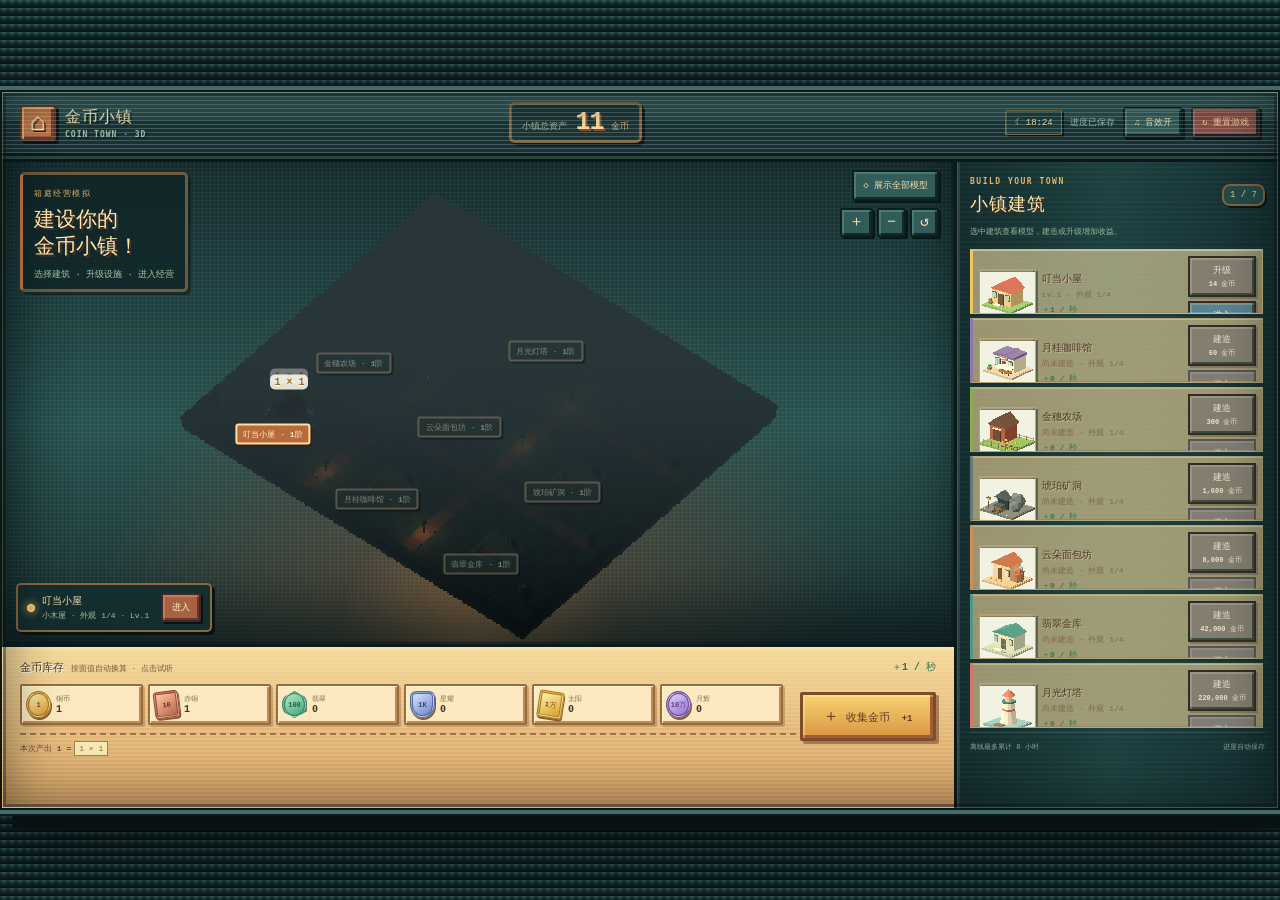
<file: index.html>
<!doctype html>
<html lang="zh-CN">
<head><meta charset="utf-8"><meta name="viewport" content="width=device-width,initial-scale=1,viewport-fit=cover"><meta name="theme-color" content="#101d20"><title>金币小镇 · 像素经营</title><link rel="stylesheet" href="style.css?v=10"><link rel="stylesheet" href="stages.css?v=10"><link rel="stylesheet" href="kairo.css?v=10"><link rel="stylesheet" href="ui-overhaul.css?v=7"></head>
<body><main class="game-shell">
<header class="topbar"><div class="brand"><span class="brand-mark">⌂</span><div>金币小镇<small>COIN TOWN · 3D</small></div></div><div class="top-stat"><span>小镇总资产</span><strong id="balance">0</strong><em>金币</em></div><div class="top-tools"><span id="dayClock" class="day-clock" aria-label="小镇时间">☀ 06:00</span><span id="saveStatus">本地存档</span><button id="soundToggle" aria-pressed="true">♫ 音效开</button><button id="reset" class="reset-option">↻ 重置游戏</button></div></header>
<div class="play-area"><section class="world-column"><div class="world" id="world"><canvas id="town" aria-label="三维小镇，拖动旋转，滚轮缩放"></canvas>
<div class="world-heading"><span class="eyebrow">箱庭经营模拟</span><h1>建设你的<br>金币小镇！</h1><p>选择建筑 · 升级设施 · 进入经营</p></div>
<div class="world-controls"><button id="gallery" aria-pressed="false">◇ 展示全部模型</button><label id="stagePicker" class="stage-picker" hidden>外观阶段 <select id="previewStage" aria-label="预览建筑外观阶段"><option value="1">阶段1 · Lv.1–2</option><option value="3">阶段2 · Lv.3–5</option><option value="6">阶段3 · Lv.6–7</option><option value="8">阶段4 · Lv.8+</option></select></label><div class="camera-buttons"><button id="zoomIn" aria-label="放大">＋</button><button id="zoomOut" aria-label="缩小">−</button><button id="resetView" aria-label="重置视角">↺</button></div></div>
<div id="labels" class="labels"></div><div id="viewerError" class="viewer-error" hidden>三维场景暂时无法启动。请用支持 WebGL 的浏览器打开，金币与升级操作仍然可用。</div>
<div id="selection" class="selection"><span class="selection-dot"></span><div><strong id="selectedName">叮当小屋</strong><small id="selectedInfo">点击建筑查看详情</small></div><button id="enterSelected" class="enter-selected">进入</button></div><div class="mode-badge" id="modeBadge" hidden>模型展示中 · 展示建筑不产生收益</div></div>
<section class="wallet"><div class="wallet-heading"><div><strong>金币库存</strong><small>按面值自动换算 · 点击试听</small></div><span class="income" id="rate">＋1 / 秒</span></div><div class="coins" id="coins"></div><button class="collect" id="collect"><span>＋</span> 收集金币 <b>+1</b></button><div id="productionInfo" class="production-info" aria-label="本次产出金币组合">等待建筑产出金币…</div></section></section>
<aside class="build-panel"><div class="panel-heading"><div><span class="eyebrow">BUILD YOUR TOWN</span><h2>小镇建筑</h2></div><span id="builtCount">1 / 7</span></div><p class="panel-hint">选中建筑查看模型，建造或升级增加收益。</p><div class="building-list" id="buildings"></div><footer><span>离线最多累计 8 小时</span><span>进度自动保存</span></footer></aside></div>
</main><div class="toast" id="toast" role="status" aria-live="polite"></div>
<section id="interiorBackdrop" class="interior-backdrop" hidden aria-hidden="true"><article id="buildingInterior" class="building-interior" role="dialog" aria-modal="true" aria-labelledby="interiorTitle"><header class="interior-bar"><div><small id="interiorLevel">LEVEL 01</small><h2 id="interiorTitle">叮当小屋</h2></div><button id="closeInterior" class="interior-close" aria-label="离开建筑">返回小镇 ×</button></header><div class="interior-room"><div id="roomVisual" class="room-visual"><canvas id="interiorCanvas" aria-label="建筑内部三维场景，可拖动旋转并滚轮缩放"></canvas><div class="interior-viewport-hint">拖动旋转 · 滚轮缩放</div><div id="roomIcon" class="room-icon">⌂</div></div><div class="room-content"><span id="roomFeature" class="room-feature">居民与租金</span><h3 id="roomName">温暖客厅</h3><p id="roomDescription" class="room-description"></p><div id="roomStatus" class="room-status">设施待命 · 点击按钮经营</div><div id="roomMetrics" class="room-metrics"></div><div id="roomActions" class="room-actions"></div><p class="interface-note">每座建筑都有独立状态，拖动室内场景查看设施；经营结果会保存到本地存档。</p></div></div></article></section>
<dialog id="resetDialog" class="reset-dialog" aria-labelledby="resetTitle" aria-describedby="resetDescription"><h2 id="resetTitle">重新开始小镇？</h2><p id="resetDescription">金币将归零，所有建筑等级将重置，仅保留初始的 1 级叮当小屋。当前游戏进度会被覆盖，无法撤销。</p><div class="reset-actions"><button id="cancelReset" autofocus>取消，继续经营</button><button id="confirmReset">确认重置</button></div></dialog>
<script src="vendor/three.min.js"></script><script src="models.js?v=10"></script><script src="interior-models.js?v=2"></script><script src="economy.js?v=10"></script><script src="building-runtime.js?v=10"></script><script src="audio.js?v=10"></script><script src="game.js?v=16"></script></body></html>
</file>
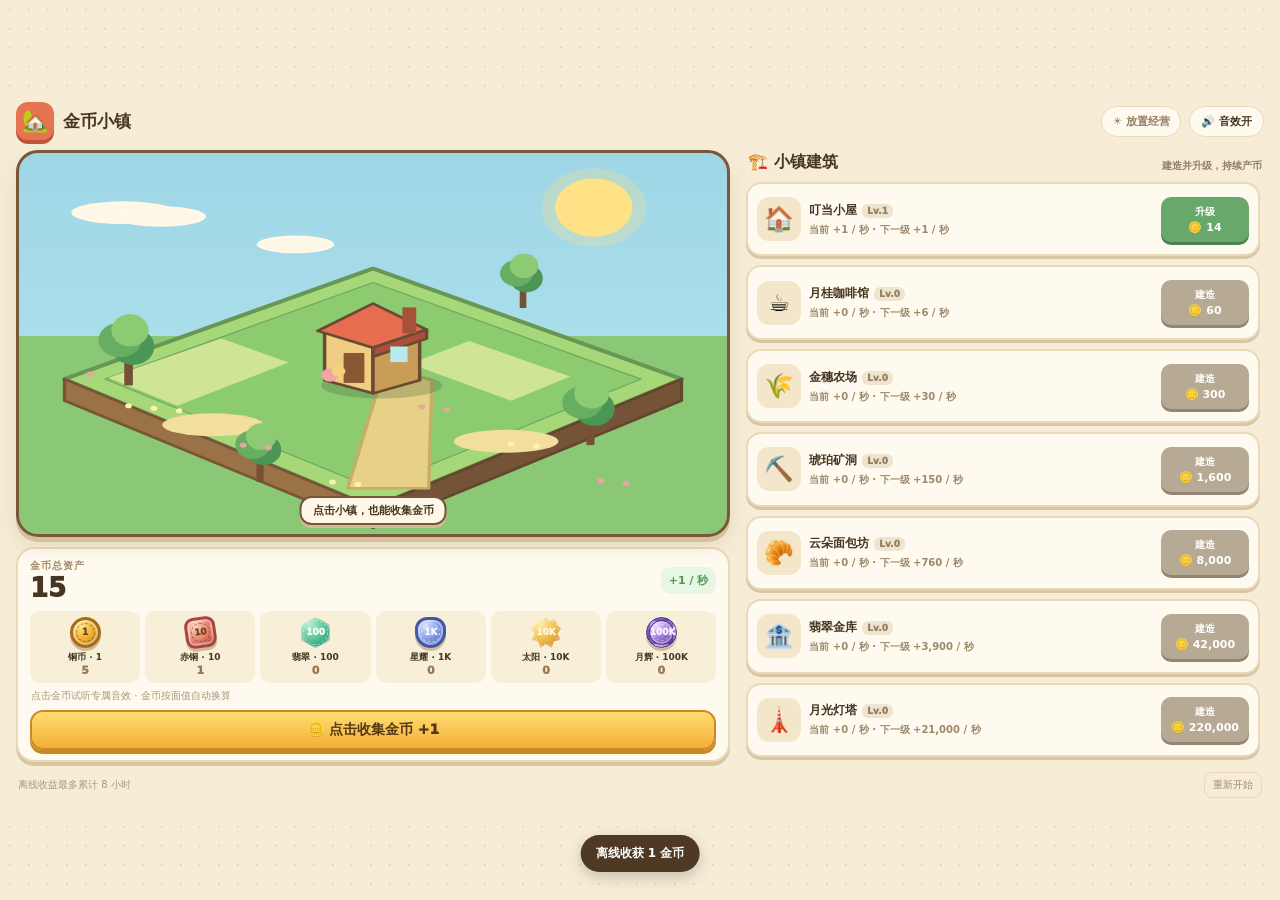
<file: backups/index-2d.html>
<!doctype html>
<html lang="zh-CN">
<head>
  <meta charset="utf-8">
  <meta name="viewport" content="width=device-width,initial-scale=1,viewport-fit=cover">
  <meta name="theme-color" content="#f7edd7">
  <title>金币小镇</title>
  <style>
    :root{--ink:#463521;--muted:#927e62;--paper:#fffaf0;--line:#ead9b8;--green:#5fa769;--gold:#f3b739}
    *{box-sizing:border-box}body{margin:0;background:#f7edd7;color:var(--ink);font-family:system-ui,"Microsoft YaHei",sans-serif;background-image:radial-gradient(#e4d4b3 1px,transparent 1px);background-size:19px 19px}button{font:inherit;cursor:pointer}button:focus-visible{outline:3px solid #326fb7;outline-offset:2px}
    .app{width:min(100%,480px);min-height:100vh;margin:auto;padding:14px 14px 42px}.top{display:flex;justify-content:space-between;align-items:center;margin-bottom:13px}.brand{display:flex;align-items:center;gap:9px;font-size:17px;font-weight:900}.brand-logo{width:38px;height:38px;display:grid;place-items:center;border-radius:12px;background:#e77451;color:white;box-shadow:0 4px #be5539;font-size:21px}.tag{padding:7px 10px;border:1px solid var(--line);border-radius:30px;background:var(--paper);font-size:11px;color:var(--muted);font-weight:800}
    .scene-wrap{position:relative;overflow:hidden;height:305px;border:3px solid #795839;border-radius:22px;background:linear-gradient(#9fd6e6,#a9deea 48%,#8bc875 48%);box-shadow:0 5px #d6c09d,0 10px 20px #6a4b211f}canvas{display:block;width:100%;height:100%;touch-action:manipulation}.scene-tip{position:absolute;left:50%;bottom:9px;transform:translateX(-50%);white-space:nowrap;padding:5px 11px;border:2px solid #77563a;border-radius:12px;background:#fff7e7;box-shadow:0 3px #d3bd96;font-size:11px;font-weight:900;pointer-events:none}.pop{position:absolute;z-index:5;color:#fff;text-shadow:0 2px 1px #98551c,1px 0 #98551c,-1px 0 #98551c;font-size:20px;font-weight:900;pointer-events:none;animation:rise .8s ease-out forwards}@keyframes rise{to{transform:translateY(-72px);opacity:0}}
    .wallet{margin-top:13px;padding:14px;border:2px solid var(--line);border-radius:18px;background:var(--paper);box-shadow:0 4px #d8c6a2}.wallet-top{display:flex;align-items:center;justify-content:space-between}.eyebrow{font-size:10px;letter-spacing:1px;font-weight:900;color:#a18a66}.balance{font-size:29px;font-weight:950;line-height:1.16;font-variant-numeric:tabular-nums}.rate{padding:6px 8px;background:#e8f6e5;border-radius:9px;color:#509657;font-size:11px;font-weight:900}.coins{display:grid;grid-template-columns:repeat(3,1fr);gap:7px;margin-top:13px}.denom{min-width:0;display:flex;align-items:center;gap:6px;padding:6px;background:#f8efd9;border-radius:10px}.medal{--bright:#ffe78d;--base:#ecae31;--dark:#a96d1a;position:relative;display:grid;place-items:center;flex:none;width:31px;height:31px;border:3px solid var(--dark);border-radius:50%;background:radial-gradient(circle at 30% 23%,var(--bright),var(--base) 53%,var(--dark));box-shadow:inset 0 0 0 2px #fff6,0 3px 0 #7c562b55;color:#6c451a;font-size:9px;font-weight:950;line-height:1}.medal:after{content:"";position:absolute;inset:3px;border:1px dashed currentColor;border-radius:inherit;opacity:.55}.m10{--bright:#ffd3bf;--base:#ea8070;--dark:#a8463d;border-radius:9px;transform:rotate(-8deg)}.m100{--bright:#b7f1ce;--base:#51bf92;--dark:#258265;clip-path:polygon(50% 0,96% 25%,96% 75%,50% 100%,4% 75%,4% 25%);border:0;color:#f5fff7}.m1000{--bright:#d7e2ff;--base:#8297e5;--dark:#4358a5;border-radius:12px 12px 50% 50%;color:#f5f7ff}.m10000{--bright:#fff0aa;--base:#efb544;--dark:#ad731d;clip-path:polygon(50% 0,62% 13%,81% 5%,84% 25%,100% 37%,87% 53%,97% 73%,76% 78%,68% 100%,50% 87%,32% 100%,24% 78%,3% 73%,13% 53%,0 37%,16% 25%,19% 5%,38% 13%);border:0;color:#fff6dd}.m100000{--bright:#ead8ff;--base:#9970d8;--dark:#493183;border:4px double var(--dark);color:#fff4ff}.denom-info{min-width:0}.denom-name{font-size:9px;font-weight:900;white-space:nowrap}.denom-count{font-size:12px;font-weight:950;color:#9a7750}.hint{margin:9px 1px 0;color:#aa9779;font-size:10px}.collect{width:100%;margin-top:12px;padding:12px;border:2px solid #c98a26;border-radius:13px;background:linear-gradient(#ffdc72,#f3af37);box-shadow:0 4px #c78a23;font-size:14px;font-weight:950;color:#543815}.collect:active,.buy:active{transform:translateY(2px);box-shadow:none}
    .heading{display:flex;align-items:end;justify-content:space-between;margin:21px 2px 10px}.heading strong{font-size:16px}.heading small{font-size:10px;color:var(--muted);font-weight:800}.list{display:grid;gap:9px}.card{display:flex;align-items:center;gap:9px;min-height:70px;padding:9px;border:2px solid var(--line);border-radius:15px;background:var(--paper);box-shadow:0 3px #d8c6a2}.icon{display:grid;place-items:center;flex:none;width:44px;height:44px;border-radius:12px;background:#f3e6ca;font-size:24px}.details{min-width:0;flex:1}.name{font-size:12px;font-weight:950;white-space:nowrap}.level{margin-left:5px;padding:2px 5px;border-radius:6px;background:#eee5d0;color:#977e5e;font-size:9px}.output{margin-top:4px;color:#9d896b;font-size:10px;font-weight:700;white-space:nowrap;overflow:hidden;text-overflow:ellipsis}.buy{flex:none;min-width:88px;padding:8px 6px;border:0;border-radius:10px;background:#68a96b;box-shadow:0 3px #4d8150;color:white;font-size:10px;font-weight:900}.buy span{display:block;margin-top:2px;font-size:11px}.buy.cant{background:#b6aa94;box-shadow:0 3px #928673}.footer{display:flex;justify-content:space-between;align-items:center;margin:17px 2px;color:#aa987c;font-size:10px}.reset{padding:5px 8px;border:1px solid var(--line);border-radius:8px;background:transparent;color:#a18c6c;font-size:10px}.toast{position:fixed;z-index:20;left:50%;bottom:22px;transform:translate(-50%,12px);max-width:min(90vw,420px);padding:10px 15px;border-radius:22px;background:#4e3924;color:white;box-shadow:0 5px 15px #0003;font-size:12px;font-weight:800;white-space:nowrap;opacity:0;pointer-events:none;transition:.2s}.toast.show{transform:translate(-50%,0);opacity:1}
    /* The whole game board uses a 16:9 frame in landscape. */
    body{min-height:100dvh;display:grid;place-items:center}
    .app{width:min(100vw,177.7778dvh,1440px);min-height:0;aspect-ratio:16/9;padding:12px 16px;display:grid;grid-template-columns:minmax(0,1.38fr) minmax(310px,1fr);grid-template-rows:auto minmax(0,1fr) auto;column-gap:16px;row-gap:10px;overflow:hidden;background:#f7edd7}
    .top{grid-column:1/-1;margin:0}.top-actions{display:flex;align-items:center;gap:8px}.sound-toggle{padding:7px 11px;border:1px solid var(--line);border-radius:30px;background:var(--paper);color:var(--ink);font-size:11px;font-weight:900}.sound-toggle.off{color:#9b8d79}.denom-name,.denom-count{display:block}
    .left{display:grid;grid-template-rows:minmax(0,1fr) auto;min-height:0;gap:10px}.scene-wrap{height:auto;min-height:0;margin:0}.wallet{margin:0;padding:10px 12px}.balance{font-size:26px}.coins{grid-template-columns:repeat(6,minmax(0,1fr));gap:5px;margin-top:8px}.denom{display:grid;justify-items:center;gap:3px;padding:5px 2px;border:1px solid transparent;background:#f8efd9;color:var(--ink);text-align:center;box-shadow:none}.denom:hover,.denom:focus-visible{border-color:#dba64d;background:#fff3cf}.denom-info{width:100%}.denom-name{font-size:9px}.denom-count{font-size:11px}.hint{margin-top:6px}.collect{margin-top:7px;padding:9px}.right{display:grid;grid-template-rows:auto minmax(0,1fr);min-height:0}.heading{margin:2px 2px 9px}.list{min-height:0;overflow:auto;overscroll-behavior:contain;padding:0 4px 5px 0;scrollbar-color:#d1bb93 transparent}.card{min-height:0;padding:7px 9px;gap:8px}.icon{border:0;cursor:pointer;flex:none}.icon:hover,.icon:focus-visible{background:#ffe2a5}.footer{grid-column:1/-1;margin:0 2px}.toast{bottom:28px}
    @media(max-width:900px) and (orientation:landscape){.app{padding:8px 10px;gap:7px;grid-template-columns:minmax(0,1.25fr) minmax(290px,1fr)}.brand{font-size:14px}.scene-wrap{border-radius:16px}.wallet{padding:7px 9px}.coins{margin-top:5px}.medal{width:26px;height:26px;font-size:7px}.denom-name{font-size:8px}.denom-count{font-size:10px}.hint{display:none}.collect{padding:6px;font-size:11px}.heading{margin-bottom:5px}.card{padding:5px 7px}.icon{width:35px;height:35px;font-size:19px}.name{font-size:11px}.output{font-size:9px}.buy{padding:5px;min-width:75px}}
    @media(orientation:portrait){body{display:block}.app{width:min(100%,520px);min-height:100dvh;aspect-ratio:auto;display:block;padding:12px 12px 32px;overflow:visible}.top{margin-bottom:12px}.left,.right{display:block}.scene-wrap{width:100%;aspect-ratio:16/9;height:auto}.wallet{margin-top:10px;padding:12px}.coins{grid-template-columns:repeat(3,1fr);gap:7px}.denom{display:flex;text-align:left;justify-items:initial;gap:6px;padding:6px}.medal{width:31px;height:31px;font-size:9px}.denom-name{font-size:9px}.denom-count{font-size:12px}.hint{display:block}.collect{padding:11px;font-size:13px}.right{margin-top:18px}.heading{margin-bottom:9px}.list{overflow:visible;padding:0}.card{min-height:68px;padding:8px}.icon{width:44px;height:44px;font-size:23px}.footer{margin-top:18px}.toast{bottom:22px}}
  </style>
</head>
<body>
<main class="app">
  <header class="top"><div class="brand"><span class="brand-logo">🏡</span>金币小镇</div><div class="top-actions"><span class="tag">☀️ 放置经营</span><button class="sound-toggle" id="soundToggle" aria-pressed="true">🔊 音效开</button></div></header>
  <div class="left">
  <section class="scene-wrap" id="scene"><canvas id="town" aria-label="可点击收集金币的立体小镇"></canvas><div class="scene-tip">点击小镇，也能收集金币</div></section>
  <section class="wallet">
    <div class="wallet-top"><div><div class="eyebrow">金币总资产</div><div class="balance" id="balance">0</div></div><div class="rate" id="rate">+0 / 秒</div></div>
    <div class="coins" id="coins"></div>
    <p class="hint">点击金币试听专属音效 · 金币按面值自动换算</p>
    <button class="collect" id="collect">🪙 点击收集金币 +1</button>
  </section>
  </div>
  <div class="right">
  <div class="heading"><strong>🏗️ 小镇建筑</strong><small>建造并升级，持续产币</small></div>
  <section class="list" id="buildings"></section>
  </div>
  <div class="footer"><span>离线收益最多累计 8 小时</span><button class="reset" id="reset">重新开始</button></div>
</main>
<div class="toast" id="toast" role="status" aria-live="polite"></div>
<script>
(() => {
  'use strict';
  const KEY = 'coinTownSave';
  const defs = [
    {id:'hut',name:'叮当小屋',icon:'🏠',base:10,rate:1,roof:'#e66d50',wall:'#f1cd84',x:210,y:179,kind:'house'},
    {id:'cafe',name:'月桂咖啡馆',icon:'☕',base:60,rate:6,roof:'#8a79bf',wall:'#f1d99d',x:132,y:145,kind:'cafe'},
    {id:'farm',name:'金穗农场',icon:'🌾',base:300,rate:30,roof:'#bb7248',wall:'#ead49a',x:280,y:137,kind:'farm'},
    {id:'mine',name:'琥珀矿洞',icon:'⛏️',base:1600,rate:150,roof:'#727d9c',wall:'#bdc0cb',x:94,y:207,kind:'mine'},
    {id:'bakery',name:'云朵面包坊',icon:'🥐',base:8000,rate:760,roof:'#e4a94f',wall:'#f2d495',x:286,y:210,kind:'bakery'},
    {id:'bank',name:'翡翠金库',icon:'🏦',base:42000,rate:3900,roof:'#5eafa2',wall:'#e9dda8',x:350,y:174,kind:'bank'},
    {id:'tower',name:'月光灯塔',icon:'🗼',base:220000,rate:21000,roof:'#e6655d',wall:'#f5ecd6',x:204,y:111,kind:'tower'}
  ];
  const denominations=[
    {value:1,label:'铜币',text:'1'}, {value:10,label:'赤铜',text:'10'},
    {value:100,label:'翡翠',text:'100'}, {value:1000,label:'星耀',text:'1K'},
    {value:10000,label:'太阳',text:'10K'}, {value:100000,label:'月辉',text:'100K'}
  ];
  const coinSounds={
    1:{pitch:1120,decay:.17,bounces:2,gap:.075,brightness:1.1},
    10:{pitch:850,decay:.22,bounces:2,gap:.105,brightness:.9},
    100:{pitch:1250,decay:.28,bounces:3,gap:.095,brightness:1.25},
    1000:{pitch:680,decay:.34,bounces:3,gap:.13,brightness:.85},
    10000:{pitch:940,decay:.43,bounces:3,gap:.17,brightness:1.1},
    100000:{pitch:510,decay:.57,bounces:4,gap:.18,brightness:.7}
  };
  const buildingSounds={
    hut:{wave:'triangle',notes:[[392,0,.12],[523,.13,.17]]},
    cafe:{wave:'sine',notes:[[659,0,.10],[784,.10,.10],[988,.20,.18]]},
    farm:{wave:'triangle',notes:[[330,0,.11],[392,.10,.11],[523,.20,.20]]},
    mine:{wave:'square',notes:[[196,0,.07],[147,.09,.11],[294,.21,.20]]},
    bakery:{wave:'sine',notes:[[523,0,.09],[659,.08,.09],[784,.16,.09],[1047,.24,.18]]},
    bank:{wave:'triangle',notes:[[392,0,.17],[587,.14,.17],[880,.29,.24]]},
    tower:{wave:'sine',notes:[[440,0,.22],[880,.16,.22],[1320,.34,.28]]}
  };
  const el=id=>document.getElementById(id);
  let audioContext=null,soundOn=true;
  try{soundOn=localStorage.getItem('coinTownSound')!=='off'}catch{}
  function syncSoundButton(){const button=el('soundToggle');button.textContent=soundOn?'🔊 音效开':'🔇 音效关';button.classList.toggle('off',!soundOn);button.setAttribute('aria-pressed',String(soundOn))}
  function withAudio(callback){
    if(!soundOn)return;
    try{
      const Audio=window.AudioContext||window.webkitAudioContext;
      if(!Audio)return;
      audioContext ||= new Audio();
      if(audioContext.state==='suspended')audioContext.resume().then(()=>callback(audioContext)).catch(()=>{});
      else callback(audioContext);
    }catch{}
  }
  function playSound(profile){
    if(!profile)return;
    withAudio(audio=>{
      try{
        const start=audio.currentTime+.01;
        for(const [frequency,delay,duration] of profile.notes){
          const oscillator=audio.createOscillator(),gain=audio.createGain();
          oscillator.type=profile.wave;oscillator.frequency.setValueAtTime(frequency,start+delay);
          gain.gain.setValueAtTime(.0001,start+delay);
          gain.gain.exponentialRampToValueAtTime(profile.wave==='square' ? 0.035 : 0.075,start+delay+.012);
          gain.gain.exponentialRampToValueAtTime(.0001,start+delay+duration);
          oscillator.connect(gain);gain.connect(audio.destination);
          oscillator.start(start+delay);oscillator.stop(start+delay+duration+.02);
        }
      }catch{}
    });
  }
  function playCoin(value){
    const profile=coinSounds[value];if(!profile)return;
    withAudio(audio=>{
      try{
        const start=audio.currentTime+.01;
        const ratios=[1,2.73,5.31,8.42];
        for(let bounce=0;bounce<profile.bounces;bounce++){
          const when=start+bounce*profile.gap;
          const strength=Math.pow(.49,bounce);
          const length=profile.decay*Math.pow(.72,bounce);
          ratios.forEach((ratio,index)=>{
            const oscillator=audio.createOscillator(),gain=audio.createGain();
            const frequency=Math.min(12000,profile.pitch*ratio*(1+bounce*.012));
            oscillator.type='sine';oscillator.frequency.setValueAtTime(frequency,when);
            oscillator.frequency.exponentialRampToValueAtTime(frequency*.965,when+length);
            gain.gain.setValueAtTime(.0001,when);
            gain.gain.exponentialRampToValueAtTime(.048*strength*profile.brightness/(index+1),when+.003);
            gain.gain.exponentialRampToValueAtTime(.0001,when+length);
            oscillator.connect(gain);gain.connect(audio.destination);
            oscillator.start(when);oscillator.stop(when+length+.01);
          });
          const buffer=audio.createBuffer(1,Math.ceil(audio.sampleRate*.025),audio.sampleRate);
          const data=buffer.getChannelData(0);for(let i=0;i<data.length;i++)data[i]=Math.random()*2-1;
          const click=audio.createBufferSource(),filter=audio.createBiquadFilter(),clickGain=audio.createGain();
          click.buffer=buffer;filter.type='highpass';filter.frequency.value=1700*profile.brightness;
          clickGain.gain.setValueAtTime(.035*strength,when);
          clickGain.gain.exponentialRampToValueAtTime(.0001,when+.023);
          click.connect(filter);filter.connect(clickGain);clickGain.connect(audio.destination);click.start(when);
        }
      }catch{}
    });
  }
  const fresh=()=>({coins:0,levels:Object.fromEntries(defs.map(b=>[b.id,b.id==='hut'?1:0])),last:Date.now()});
  function load(){
    try{
      const old=JSON.parse(localStorage.getItem(KEY));
      if(!old || typeof old!=='object') return fresh();
      const data=fresh();
      data.coins=Math.max(0,Number(old.coins)||0);
      for(const b of defs) data.levels[b.id]=Math.max(0,Math.floor(Number(old.levels?.[b.id])||0));
      data.last=Number.isFinite(Number(old.last))?Math.min(Date.now(),Math.max(0,Number(old.last))):Date.now();
      return data;
    }catch{return fresh()}
  }
  let state=load(), toastTimer=0, lastDrawnBuildings='';
  const fmt=n=>Math.floor(n).toLocaleString('zh-CN');
  const income=()=>defs.reduce((n,b)=>n+b.rate*state.levels[b.id],0);
  const cost=b=>Math.floor(b.base*Math.pow(1.48,state.levels[b.id]));
  function save(){state.last=Date.now();try{localStorage.setItem(KEY,JSON.stringify(state))}catch{}}
  function toast(message){const t=el('toast');t.textContent=message;t.classList.add('show');clearTimeout(toastTimer);toastTimer=setTimeout(()=>t.classList.remove('show'),1800)}
  function settle(){
    const seconds=Math.min(28800,Math.max(0,(Date.now()-state.last)/1000));
    const earned=Math.floor(seconds*income());
    state.coins+=earned;
    save();
    return earned;
  }
  function drawUI(){
    el('balance').textContent=fmt(state.coins);
    el('rate').textContent='+'+fmt(income())+' / 秒';
    const whole=Math.floor(state.coins);
    for(const d of denominations){
      const count=d.value===100000?Math.floor(whole/d.value):Math.floor(whole/d.value)%10;
      el('count-'+d.value).textContent=fmt(count);
    }
    for(const button of el('buildings').querySelectorAll('button[data-id]')){
      const b=defs.find(item=>item.id===button.dataset.id);
      button.classList.toggle('cant',state.coins<cost(b));
    }
  }
  function drawBuildings(){
    const signature=defs.map(b=>state.levels[b.id]).join(',');
    if(signature===lastDrawnBuildings)return;
    lastDrawnBuildings=signature;
    el('buildings').innerHTML=defs.map(b=>{
      const level=state.levels[b.id];
      return `<article class="card"><button class="icon" data-preview="${b.id}" aria-label="试听${b.name}音效" title="试听建筑音效">${b.icon}</button><div class="details"><div class="name">${b.name}<span class="level">Lv.${level}</span></div><div class="output">当前 +${fmt(level*b.rate)} / 秒 · 下一级 +${fmt(b.rate)} / 秒</div></div><button class="buy" data-id="${b.id}">${level?'升级':'建造'}<span>🪙 ${fmt(cost(b))}</span></button></article>`;
    }).join('');
  }
  function render(){drawBuildings();drawUI();drawTown()}
  function buy(id){
    const b=defs.find(item=>item.id===id);if(!b)return;
    const price=cost(b);
    if(state.coins<price){toast('金币不够，再积攒一会儿');return}
    state.coins-=price;state.levels[id]++;save();render();playSound(buildingSounds[id]);
    toast(b.name+(state.levels[id]===1?'建成了！':'升级成功！'));
  }
  function collect(event){
    state.coins++;save();drawUI();spawnPop(event);drawTown();playCoin(1);
  }
  function spawnPop(event){
    const wrap=el('scene'),pop=document.createElement('span');pop.className='pop';pop.textContent='+1 🪙';
    const bounds=wrap.getBoundingClientRect();
    const x=event?.clientX?event.clientX-bounds.left:bounds.width/2;
    const y=event?.clientY?event.clientY-bounds.top:bounds.height*.57;
    pop.style.left=Math.min(bounds.width-60,Math.max(16,x))+'px';
    pop.style.top=Math.min(bounds.height-45,Math.max(20,y))+'px';
    wrap.appendChild(pop);setTimeout(()=>pop.remove(),800);
  }
  const canvas=el('town'),ctx=canvas.getContext('2d');
  function shape(points,fill,stroke='#684b32',line=2){
    ctx.beginPath();ctx.moveTo(...points[0]);for(let i=1;i<points.length;i++)ctx.lineTo(...points[i]);ctx.closePath();
    ctx.fillStyle=fill;ctx.fill();if(stroke){ctx.strokeStyle=stroke;ctx.lineWidth=line;ctx.lineJoin='round';ctx.stroke()}
  }
  function ellipse(x,y,rx,ry,fill){ctx.beginPath();ctx.ellipse(x,y,rx,ry,0,0,Math.PI*2);ctx.fillStyle=fill;ctx.fill()}
  function tree(x,y,size=1){
    ctx.fillStyle='#765035';ctx.fillRect(x-3*size,y-4*size,6*size,24*size);
    ellipse(x+3*size,y-16*size,15*size,17*size,'#4b9654');
    ellipse(x-6*size,y-22*size,15*size,16*size,'#67ae62');
    ellipse(x+1*size,y-31*size,13*size,15*size,'#8ccb73');
  }
  function house(b,level){
    const s=Math.min(1.22,1+level*.025);
    ctx.save();ctx.translate(b.x,b.y);ctx.scale(s,s);
    ellipse(5,4,b.kind==='farm'?44:35,10,'#395d3b44');
    if(b.kind==='house'){
      shape([[-28,0],[0,10],[0,-29],[-28,-38]],'#f1cd84');
      shape([[0,10],[27,0],[27,-38],[0,-29]],'#c99c58');
      shape([[-32,-38],[0,-59],[31,-39],[0,-25]],'#e66d50');
      shape([[0,-25],[31,-39],[31,-32],[0,-18]],'#ad4e3a');
      ctx.fillStyle='#895832';ctx.fillRect(-17,-21,12,23);
      ctx.fillStyle='#b7e9ee';ctx.fillRect(10,-26,10,12);
      ctx.fillStyle='#a7503a';ctx.fillRect(17,-56,8,20);
      ellipse(-25,-4,5,5,'#f4a3a7');ellipse(-20,-7,4,4,'#f5d17c');
    }else if(b.kind==='cafe'){
      shape([[-35,0],[0,9],[0,-29],[-35,-37]],'#f5d99a');
      shape([[0,9],[34,0],[34,-36],[0,-29]],'#caa767');
      shape([[-39,-38],[-5,-51],[38,-39],[1,-26]],'#8a79bf');
      shape([[-35,-23],[0,-14],[0,-5],[-35,-14]],'#f9e9d5');
      for(let i=0;i<4;i++)shape([[-35+i*9,-23],[-27+i*9,-21],[-27+i*9,-12],[-35+i*9,-14]],'#d77b71',null);
      ctx.fillStyle='#795239';ctx.fillRect(5,-20,15,20);
      ellipse(-44,3,12,4,'#f6e6c1');ctx.fillStyle='#806148';ctx.fillRect(-45,-7,2,11);
      ctx.font='bold 13px sans-serif';ctx.fillStyle='#fff7ed';ctx.fillText('☕',-15,-31);
    }else if(b.kind==='farm'){
      for(let i=0;i<4;i++)shape([[-48+i*8,4],[-38+i*8,-3],[-26+i*8,3],[-37+i*8,10]],'#e8bb61','#b28d40',1);
      shape([[-29,1],[0,10],[0,-29],[-29,-38]],'#e8c48b');
      shape([[0,10],[28,1],[28,-38],[0,-29]],'#bd9360');
      shape([[-33,-38],[-3,-58],[32,-39],[0,-25]],'#b86c48');
      shape([[0,-25],[32,-39],[32,-31],[0,-18]],'#864c38');
      shape([[-12,5],[-1,8],[-1,-19],[-12,-22]],'#8d5439');
      ctx.strokeStyle='#eecb8c';ctx.lineWidth=2;ctx.beginPath();ctx.moveTo(-12,-20);ctx.lineTo(-1,7);ctx.moveTo(-1,-18);ctx.lineTo(-12,5);ctx.stroke();
      ctx.fillStyle='#d9c797';ctx.fillRect(32,-45,15,42);ellipse(39,-45,8,4,'#a47a54');
      for(let i=0;i<4;i++){ctx.strokeStyle='#d7ab51';ctx.beginPath();ctx.moveTo(-53+i*6,3);ctx.lineTo(-51+i*6,-9);ctx.stroke();ellipse(-51+i*6,-10,2,4,'#f1d278')}
    }else if(b.kind==='mine'){
      shape([[-42,1],[-31,-27],[-13,-46],[13,-41],[37,-18],[43,3]],'#9195a2','#626572',3);
      shape([[-31,-6],[-12,-35],[7,-32],[31,-7]],'#b9bbc4',null);
      ellipse(0,-4,20,20,'#4a4651');ellipse(0,-2,13,15,'#292b34');
      shape([[-26,13],[14,5],[29,8],[-12,17]],'#d6b781','#866847',2);
      ctx.strokeStyle='#655b57';ctx.lineWidth=2;for(const dx of [-16,5,21]){ctx.beginPath();ctx.moveTo(dx,13);ctx.lineTo(dx+16,4);ctx.stroke()}
      shape([[14,4],[30,1],[28,12],[17,14]],'#8d6949','#5b493c',2);
      ellipse(19,14,3,3,'#3b3b40');ellipse(28,11,3,3,'#3b3b40');
      shape([[-35,-12],[-28,-27],[-21,-9]],'#6ec7d2','#418b9c',1);
    }else if(b.kind==='bakery'){
      shape([[-29,0],[0,9],[0,-26],[-29,-35]],'#f1d495');
      shape([[0,9],[28,0],[28,-35],[0,-26]],'#c99c63');
      ellipse(0,-35,32,17,'#df9c53');
      shape([[-33,-34],[0,-52],[32,-34],[0,-17]],'#e4a94f');
      ctx.fillStyle='#9b5e3c';ctx.fillRect(14,-63,9,23);
      ellipse(-10,-3,13,15,'#744636');ellipse(-10,-2,9,11,'#d77b4b');
      ctx.fillStyle='#fff0c3';ctx.font='bold 15px sans-serif';ctx.fillText('🥐',-8,-29);
      ellipse(26,4,9,4,'#f5d486');
    }else if(b.kind==='bank'){
      shape([[-35,0],[0,11],[0,-37],[-35,-48]],'#e9dda8');
      shape([[0,11],[34,0],[34,-48],[0,-37]],'#b7a774');
      shape([[-41,-47],[0,-70],[40,-48],[0,-27]],'#5eafa2');
      shape([[-37,-42],[1,-28],[1,-21],[-37,-35]],'#d9c8a0');
      for(let i=0;i<3;i++){ctx.fillStyle='#f7ebc9';ctx.fillRect(-30+i*12,-31,6,29);ellipse(-27+i*12,-32,5,3,'#e9dbb2')}
      ctx.fillStyle='#6f654b';ctx.fillRect(11,-20,13,20);
      ellipse(0,-50,8,7,'#f2d571');ctx.font='bold 10px sans-serif';ctx.fillStyle='#946725';ctx.fillText('✦',-4,-46);
    }else if(b.kind==='tower'){
      shape([[-17,0],[0,7],[0,-74],[-17,-81]],'#f5ecd6');
      shape([[0,7],[17,0],[17,-81],[0,-74]],'#cfc3a9');
      for(const y of [-22,-43,-64]){
        shape([[-17,y],[0,y+7],[0,y-1],[-17,y-8]],'#e6655d',null);
        shape([[0,y+7],[17,y],[17,y-8],[0,y-1]],'#b9524c',null);
      }
      shape([[-22,-80],[0,-92],[22,-81],[0,-70]],'#dc6558');
      ctx.fillStyle='#ffed9d';ctx.fillRect(-12,-100,24,17);ctx.strokeStyle='#6f5544';ctx.lineWidth=3;ctx.strokeRect(-12,-100,24,17);
      shape([[-17,-101],[0,-113],[17,-101]],'#df6756');
      ctx.fillStyle='#715849';ctx.fillRect(-6,-19,12,19);
      shape([[12,-93],[38,-100],[38,-87],[12,-84]],'#fff4ba77',null);
    }
    if(level>=5){ellipse(0,-66,3,3,'#ffe67d');ellipse(9,-72,2,2,'#fff6c5')}
    ctx.restore();
  }
  function drawTown(){
    const box=canvas.getBoundingClientRect();if(box.width<1)return;
    const dpr=Math.min(window.devicePixelRatio||1,2),width=Math.round(box.width*dpr),height=Math.round(box.height*dpr);
    if(canvas.width!==width||canvas.height!==height){canvas.width=width;canvas.height=height}
    ctx.setTransform(width/420,0,0,height/300,0,0);ctx.clearRect(0,0,420,300);
    ellipse(341,43,23,23,'#ffe186');ellipse(341,43,31,31,'#ffe18644');
    ellipse(62,47,31,9,'#fff8e8');ellipse(84,50,27,8,'#fff8e8');ellipse(164,72,23,7,'#fff8e8');
    shape([[210,91],[393,178],[210,279],[27,178]],'#a6d778','#679655',3);
    shape([[27,178],[210,279],[210,295],[27,195]],'#9b7245','#785536',2);
    shape([[210,279],[393,178],[393,195],[210,295]],'#755337','#64462d',2);
    shape([[210,102],[369,178],[210,264],[51,178]],'#8dcb71','#70aa5c',1);
    shape([[195,264],[243,264],[245,179],[217,168]],'#e7d186','#c6ad68',2);
    shape([[53,177],[120,146],[160,165],[94,199]],'#cfe494',null);
    shape([[267,148],[327,176],[292,195],[232,166]],'#cfe494',null);
    ellipse(115,214,30,9,'#f2df9d');ellipse(289,227,31,9,'#f2df9d');
    tree(65,166,.85);tree(339,214,.8);tree(299,109,.65);tree(143,245,.7);
    const visible=defs.filter(b=>state.levels[b.id]>0).sort((a,b)=>a.y-b.y);
    for(const b of visible)house(b,state.levels[b.id]);
    for(let i=0;i<14;i++){const x=42+(i*53)%333,y=174+(i*29)%88;ellipse(x,y,2,2,i%2?'#fff2ae':'#e8a6a0')}
  }
  el('coins').innerHTML=denominations.map(d=>`<button class="denom" data-coin="${d.value}" aria-label="试听${d.label}音效"><span class="medal m${d.value}">${d.text}</span><span class="denom-info"><span class="denom-name">${d.label} · ${d.text}</span><span class="denom-count" id="count-${d.value}">0</span></span></button>`).join('');
  el('coins').addEventListener('click',event=>{const button=event.target.closest('button[data-coin]');if(button)playCoin(button.dataset.coin)});
  el('buildings').addEventListener('click',event=>{const preview=event.target.closest('button[data-preview]');if(preview){playSound(buildingSounds[preview.dataset.preview]);return}const button=event.target.closest('button[data-id]');if(button)buy(button.dataset.id)});
  el('soundToggle').addEventListener('click',()=>{soundOn=!soundOn;try{localStorage.setItem('coinTownSound',soundOn?'on':'off')}catch{}syncSoundButton();if(soundOn)playCoin(1)});
  syncSoundButton();
  el('collect').addEventListener('click',collect);
  canvas.addEventListener('click',collect);
  el('reset').addEventListener('click',()=>{if(!confirm('确定重新开始？当前进度会清空。'))return;state=fresh();lastDrawnBuildings='';save();render();toast('新小镇开张了！')});
  window.addEventListener('resize',drawTown);
  document.addEventListener('visibilitychange',()=>{if(document.hidden){save()}else{const earned=settle();render();if(earned>0)toast('离线收获 '+fmt(earned)+' 金币')}});
  const offline=settle();render();if(offline>0)setTimeout(()=>toast('离线收获 '+fmt(offline)+' 金币'),350);
  setInterval(()=>{if(document.hidden)return;const now=Date.now(),elapsed=Math.min(5,Math.max(0,(now-state.last)/1000));state.coins+=elapsed*income();save();drawUI()},250);
})();
</script>
</body>
</html>
</file>
<file: style.css>
:root{--ink:#3d493f;--muted:#929789;--cream:#f7f3e9;--line:#e5e2d4;--green:#4e8864}*{box-sizing:border-box}body{margin:0;min-height:100dvh;display:grid;place-items:center;background:#deded2;color:var(--ink);font-family:system-ui,"Microsoft YaHei",sans-serif}button{font:inherit;cursor:pointer;touch-action:manipulation}button:focus-visible{outline:3px solid #5a8ea9;outline-offset:2px}button:disabled{cursor:default}.game-shell{width:min(100vw,177.7778dvh,1600px);aspect-ratio:16/9;display:grid;grid-template-rows:68px minmax(0,1fr);background:var(--cream);overflow:hidden;box-shadow:0 20px 80px #283c3c22}.topbar{display:flex;align-items:center;justify-content:space-between;padding:0 27px;border-bottom:1px solid var(--line);gap:18px}.brand{display:flex;align-items:center;gap:10px;font-size:19px;font-weight:850;letter-spacing:1px}.brand-mark{display:grid;place-items:center;width:39px;height:39px;background:#5d8a70;color:#fff8e8;border-radius:12px;font-size:30px}.brand small{display:block;margin-top:2px;font-size:8px;letter-spacing:2px;color:#8d998a}.top-stat{display:flex;align-items:baseline;gap:11px}.top-stat span{font-size:10px;color:#909783}.top-stat strong{font-size:28px;font-variant-numeric:tabular-nums;letter-spacing:-1px}.top-stat em{font-style:normal;font-size:10px;color:#8a9685}.top-tools{display:flex;align-items:center;gap:15px;font-size:10px;color:#949c8d}.top-tools button{border:1px solid #dbe0cf;background:#f4f4e9;border-radius:20px;padding:8px 12px;font-size:11px;color:#647561}.play-area{display:grid;grid-template-columns:minmax(0,1fr) 330px;min-height:0}.world-column{display:grid;grid-template-rows:minmax(0,1fr) 132px;min-width:0;min-height:0}.world{position:relative;min-height:0;overflow:hidden;background:linear-gradient(#d4e8e3,#e6eee3)}#town{display:block;width:100%;height:100%;touch-action:none;cursor:grab}#town:active{cursor:grabbing}.world-heading{position:absolute;left:25px;top:20px;pointer-events:none}.eyebrow{font-size:9px;letter-spacing:1.6px;color:#7d9689;font-weight:700}h1{font-size:23px;line-height:1.35;letter-spacing:.3px;margin:8px 0;color:#45665a}.world-heading p{font-size:10px;color:#86a193;margin-top:8px}.world-controls{position:absolute;right:18px;top:18px;display:flex;align-items:flex-end;flex-direction:column;gap:10px}.world-controls button{border:1px solid #baccc088;background:#f9fff5d9;color:#597767;border-radius:8px;font-size:11px;padding:8px 11px;box-shadow:0 3px 10px #45655009}.world-controls button.active{background:#4e8864;color:white}.camera-buttons{display:flex;gap:4px}.camera-buttons button{font-size:16px;padding:5px 10px}.labels{position:absolute;inset:0;pointer-events:none;overflow:hidden}.map-label{position:absolute;transform:translate(-50%,-50%);border:1px solid #d5dfce;background:#f7f7e9dc;box-shadow:0 2px 8px #45655010;padding:3px 7px;border-radius:6px;color:#647565;white-space:nowrap;font-size:9px;pointer-events:auto}.map-label.unbuilt{opacity:.55}.map-label.selected{background:#4e8864;color:#fff;border-color:#4e8864}.selection{position:absolute;left:18px;bottom:14px;display:flex;gap:8px;align-items:center;background:#fffdf0df;border:1px solid #e1e7d7;padding:9px 12px;border-radius:11px;pointer-events:none}.selection-dot{height:7px;width:7px;background:#77a57f;border-radius:50%}.selection strong{display:block;font-size:11px}.selection small{display:block;font-size:9px;color:#91a08b;margin-top:2px}.mode-badge{position:absolute;right:18px;bottom:18px;background:#557c69;color:#fff9ea;border-radius:20px;padding:7px 11px;font-size:10px}.viewer-error{position:absolute;inset:35% 15%;padding:20px;background:#fff7e6;border:1px solid #d3b882;font-size:13px;line-height:1.8;border-radius:12px}.wallet{padding:12px 22px;position:relative;border-top:1px solid #dbe4d6;background:#fbf8ef}.wallet-heading{display:flex;justify-content:space-between;margin-bottom:9px}.wallet-heading strong{font-size:11px}.wallet-heading small{font-size:9px;color:#9fa48f;margin-left:10px}.income{font-size:11px;color:#5c986d;font-weight:750}.coins{display:grid;grid-template-columns:repeat(6,1fr);gap:7px;margin-right:162px}.coin-button{display:flex;align-items:center;gap:6px;min-width:0;border:1px solid #e6e2ce;background:#f4f0e2;border-radius:9px;padding:7px 5px;color:#7b6b47}.coin-button:hover{border-color:#cdb267}.coin{width:27px;height:29px;flex:none;display:grid;place-items:center;border:3px double #b28731;border-radius:50%;background:linear-gradient(145deg,#fff2b8,#dba549);box-shadow:0 2px #98773b;font-size:8px;font-weight:900}.coin-10{border-radius:7px;background:linear-gradient(145deg,#ffccad,#bc6b50);border-color:#a76040;transform:rotate(-7deg)}.coin-100{background:linear-gradient(145deg,#aff4c7,#51a88a);border-color:#3e8d73;clip-path:polygon(50% 0,100% 25%,100% 75%,50% 100%,0 75%,0 25%)}.coin-1000{border-radius:8px 8px 50% 50%;background:linear-gradient(145deg,#d6e6ff,#7c8ecd);border-color:#7182b4}.coin-10000{border-radius:4px;transform:rotate(10deg);background:linear-gradient(145deg,#fff1b8,#e0b139)}.coin-100000{background:linear-gradient(145deg,#e1d0ff,#9278bf);border-color:#7f639f}.coin-meta{min-width:0;text-align:left}.coin-meta small{display:block;white-space:nowrap;font-size:8px;color:#a19578}.coin-meta strong{font-size:11px}.collect{position:absolute;right:22px;bottom:24px;width:150px;padding:12px 9px;border:1px solid #c9a459;border-radius:10px;background:#f0d084;color:#756037;box-shadow:0 3px #d2b16a;font-size:12px;font-weight:750}.collect span{font-size:16px}.collect b{font-size:10px;margin-left:9px}.collect:active{transform:translateY(2px);box-shadow:none}.build-panel{display:flex;flex-direction:column;min-height:0;padding:20px 17px 12px;background:#f8f6ed;border-left:1px solid var(--line)}.panel-heading{display:flex;justify-content:space-between;align-items:center}.panel-heading h2{font-size:21px;letter-spacing:.5px;margin:3px 0}.panel-heading>span{color:#7d967b;background:#e9eedf;border:1px solid #dbe3cf;padding:5px 8px;border-radius:8px;font-size:11px}.panel-hint{font-size:10px;color:#9a9f8b;line-height:1.5;margin:9px 0 13px}.building-list{display:flex;flex-direction:column;gap:7px;min-height:0;overflow:auto;padding:0 3px 4px 0;scrollbar-width:thin;scrollbar-color:#c9d3bc transparent}.building-card{position:relative;display:grid;grid-template-columns:65px 1fr auto;align-items:center;gap:6px;flex:1 0 68px;padding:7px;border:1px solid #e3e1d2;border-radius:12px;background:#fffdf5}.building-card.selected{border-color:#8aaa8d;background:#f4f6e9}.model-select{height:50px;width:64px;border:0;border-radius:7px;background:#edeedc;color:#8ba087;padding:0;overflow:hidden;display:grid;place-items:center;font-size:25px}.model-select img{width:100%;height:100%;object-fit:contain}.building-name{font-size:11px;font-weight:800;white-space:nowrap}.building-level{font-size:8px;color:#99a088;margin-top:3px}.building-rate{font-size:9px;color:#6f9970;margin-top:4px}.buy{border:0;border-radius:8px;background:#688f6d;color:white;min-width:64px;padding:7px 5px;font-size:10px;font-weight:700}.buy small{display:block;font-size:9px;margin-top:3px;font-variant-numeric:tabular-nums}.buy.cant{background:#b9bdac}.build-panel footer{display:flex;justify-content:space-between;align-items:center;padding-top:11px;font-size:9px;color:#a3aa95}.build-panel footer button{border:0;background:none;color:#949b86;font-size:9px;padding:4px}.toast{position:fixed;bottom:25px;left:50%;transform:translate(-50%,10px);background:#3e6252;color:#fffced;box-shadow:0 6px 20px #30453722;border-radius:24px;padding:11px 18px;font-size:12px;pointer-events:none;opacity:0;transition:.2s;z-index:20;white-space:nowrap}.toast.show{opacity:1;transform:translate(-50%,0)}.coin-pop{position:absolute;left:48%;top:40%;font-size:24px;font-weight:900;color:#d69c31;text-shadow:0 1px #fff1ac;pointer-events:none;animation:float-up .8s forwards}@keyframes float-up{to{transform:translateY(-70px);opacity:0}}[hidden]{display:none!important}
@media(max-width:1150px) and (orientation:landscape){.game-shell{grid-template-rows:53px minmax(0,1fr)}.topbar{padding:0 16px}.brand{font-size:15px}.brand-mark{width:31px;height:31px}.top-stat strong{font-size:23px}.play-area{grid-template-columns:minmax(0,1fr) 287px}.build-panel{padding:12px}.world-column{grid-template-rows:minmax(0,1fr) 115px}.world-heading{left:17px;top:14px}.world-heading h1{font-size:18px}.world-heading p{font-size:8px}.wallet{padding:9px 12px}.coins{margin-right:104px;gap:3px}.coin-button{display:grid;justify-items:center;padding:4px;gap:2px}.coin-meta{display:flex;align-items:center;gap:3px}.coin-meta small{display:none}.coin{height:22px;width:22px;font-size:7px}.coin-meta strong{font-size:9px}.collect{width:96px;right:12px;bottom:20px;font-size:10px;padding:10px 4px}.collect b{margin-left:2px}.wallet-heading small{font-size:8px}.building-card{flex-basis:63px;grid-template-columns:51px 1fr auto}.model-select{width:50px}.top-tools>span{display:none}.panel-heading h2{font-size:17px}.panel-hint{margin:5px 0 8px}.mode-badge{font-size:8px;right:10px;bottom:58px}}
@media(orientation:portrait){body{display:block}.game-shell{width:100%;aspect-ratio:auto;min-height:100dvh;display:block;overflow:visible}.topbar{height:64px;padding:0 12px;gap:8px}.brand{font-size:14px}.brand-mark{width:29px;height:29px;font-size:24px}.top-stat{display:block;line-height:1.2}.top-stat span{display:block;font-size:8px}.top-stat strong{font-size:20px}.top-stat em{display:none}.top-tools>span{display:none}.top-tools button{padding:7px;font-size:9px}.play-area{display:block}.world-column{display:block}.world{height:400px}.world-heading h1{font-size:17px}.world-heading{left:15px;top:16px}.world-heading p{font-size:8px}.world-controls{right:10px}.world-controls button{font-size:9px;padding:7px}.wallet{padding:13px 12px 16px}.coins{margin:0}.coin-button{display:grid;justify-items:center;gap:3px}.coin-meta{text-align:center}.collect{position:static;margin-top:12px;width:100%}.wallet-heading small{font-size:8px}.build-panel{border-top:1px solid var(--line);border-left:0}.building-list{overflow:visible}.building-card{flex-basis:77px;grid-template-columns:75px 1fr 78px}.model-select{width:70px;height:58px}.building-name{font-size:13px}.map-label{font-size:8px}.mode-badge{bottom:60px;right:10px}}
</file>
<file: stages.css>
.world-column{grid-template-rows:minmax(0,1fr) 167px}.stage-picker{display:flex;align-items:center;gap:6px;background:#f9fff5ed;padding:7px 9px;border:1px solid #baccc088;border-radius:8px;color:#597767;font-size:10px}.stage-picker select{font:inherit;border:1px solid #c8d8c5;background:#f7faed;color:#456950;border-radius:5px;padding:3px 6px}.collect{top:48px;bottom:auto}.production-info{font-size:10px;color:#7e8b73;margin-top:11px;padding-top:9px;border-top:1px solid #e4e6d6;display:flex;flex-wrap:wrap;align-items:center;gap:3px;line-height:1.6;max-height:60px;overflow:auto}.production-info strong{font-weight:650}.payout-chip{padding:1px 5px;border-radius:5px;border:1px solid #e2d5af;background:#fbf2d4;font-variant-numeric:tabular-nums}.payout-1{color:#a27a24}.payout-10{color:#ad654f}.payout-100{color:#418d6c}.payout-1000{color:#567aa9}.payout-10000{color:#a78025}.payout-100000{color:#8a63af}.payout-plus{color:#a9b39d}.drop-label{position:absolute;transform:translate(-50%,-50%);font-size:10px;font-weight:800;white-space:nowrap;background:#fffbeddd;border-radius:5px;padding:2px 4px;pointer-events:none;z-index:3;text-shadow:0 1px white}.coin-meta strong{display:block;overflow-wrap:anywhere}.buy small{max-width:76px;overflow-wrap:anywhere;font-size:8px}.top-stat{min-width:0}.top-stat strong{font-size:clamp(15px,2vw,28px)}
.top-tools .reset-option{color:#a5674e;border-color:#e1c6b3;background:#f9eee3;white-space:nowrap}.reset-dialog{width:min(420px,90vw);border:1px solid #d7d6c3;border-radius:18px;padding:25px;background:#fffaf0;color:#485e4b;box-shadow:0 20px 70px #29372b55}.reset-dialog::backdrop{background:#273e395f;backdrop-filter:blur(3px)}.reset-dialog h2{font-size:20px;margin:0 0 12px}.reset-dialog p{font-size:13px;line-height:1.85;color:#879079;margin:0 0 22px}.reset-actions{display:flex;justify-content:flex-end;gap:9px}.reset-actions button{padding:10px 12px;border:1px solid #d7dec9;border-radius:9px;background:#f1f4e7;color:#5b765c;font-size:12px}.reset-actions #confirmReset{background:#b8795c;color:#fff8ef;border-color:#ad6c50}
@media(max-width:1150px) and (orientation:landscape){.world-column{grid-template-rows:minmax(0,1fr) 149px}.collect{top:44px}.production-info{font-size:9px;margin-top:7px;padding-top:6px;max-height:51px}.buy small{max-width:62px}}
@media(orientation:portrait){.world-column{display:block}.collect{position:static}.production-info{max-height:none;margin-top:12px}.topbar{height:auto;min-height:93px;display:grid;grid-template-columns:1fr auto;padding-top:10px;padding-bottom:10px}.top-stat{grid-row:2;grid-column:1/-1;display:flex;align-items:baseline;gap:8px}.top-stat strong{font-size:21px}.top-stat span{font-size:9px}.top-tools{grid-row:1;grid-column:2}.stage-picker{font-size:9px}.wallet{padding-bottom:14px}}
</file>
<file: kairo.css>
:root{--pixel-ink:#343a31;--pixel-blue:#65a8bf;--pixel-green:#74a85d;--pixel-cream:#fff3c7;--pixel-brown:#9c6a45;--pixel-shadow:#5c4934}
.interior-backdrop[hidden]{display:none}.room-action small{display:inline-block;margin-right:6px;color:#dff2c8}
body{background:#426b73;background-image:linear-gradient(45deg,#ffffff0b 25%,transparent 25%,transparent 75%,#ffffff0b 75%),linear-gradient(45deg,#ffffff0b 25%,transparent 25%,transparent 75%,#ffffff0b 75%);background-position:0 0,4px 4px;background-size:8px 8px}.game-shell{border:4px solid #334c4b;box-shadow:0 0 0 4px #d6bc7e,0 18px 70px #172b2c88}.topbar{background:linear-gradient(#fff8d8,#ead8a7);border-bottom:3px solid #99734b}.brand-mark{border-radius:4px;background:#e6714e;box-shadow:inset 2px 2px #ffc894,inset -3px -3px #a84537}.brand small,.eyebrow{font-family:Consolas,monospace}.top-stat{padding:6px 15px;border:2px solid #81623f;border-radius:6px;background:#fff8d2;box-shadow:inset 0 -3px #e2c886}.top-tools button,.world-controls button,.stage-picker{border:2px solid #586f57;border-radius:5px;background:linear-gradient(#fdf7ca,#d8dfa9);box-shadow:inset 2px 2px #fffce6,inset -2px -2px #9cab78;color:#3f5b45}.world{background:#8ed0dd;background-image:linear-gradient(#ffffff1e 1px,transparent 1px),linear-gradient(90deg,#ffffff1e 1px,transparent 1px);background-size:4px 4px}#town{image-rendering:pixelated;image-rendering:crisp-edges}.world-heading{padding:9px 12px;border:3px solid #6e5b3e;border-radius:5px;background:#fff7cbe8;box-shadow:inset 0 0 0 2px #dfc47e,4px 4px #40584c55}.world-heading h1{font-size:19px;color:#3e6349;text-shadow:1px 1px #fff}.world-heading p{margin-bottom:0}.map-label{border:2px solid #735f40;border-radius:3px;background:#fff3b9;box-shadow:2px 2px #4d5c4699;font-weight:800}.map-label.selected{background:#efbd53;color:#513b25;border-color:#795334}.selection{border:3px solid #765b39;border-radius:5px;background:#fff3c9;box-shadow:inset 0 0 0 2px #e6c775,3px 3px #3c564c55;padding-right:8px}.enter-selected{pointer-events:auto;margin-left:9px;border:2px solid #476a4e;border-radius:4px;background:#77b462;color:white;padding:6px 10px;font-size:10px;font-weight:900;box-shadow:inset 1px 1px #bfe19f,inset -2px -2px #4e8245}.enter-selected:disabled{filter:grayscale(1);opacity:.55}.wallet{background:#f8edc9;border-top:3px solid #86683f}.wallet-heading strong,.panel-heading h2{text-shadow:1px 1px #fff}.coin-button{border:2px solid #9a7a48;border-radius:4px;background:#fff6cf;box-shadow:inset 1px 1px #fff,inset -2px -2px #dcc082}.collect{border:3px solid #8e612b;border-radius:5px;background:linear-gradient(#ffd86a,#eaa83c);box-shadow:inset 2px 2px #fff0a1,inset -3px -3px #b36d29}.build-panel{background:#f6e8be;border-left:4px solid #856841}.building-card{border:2px solid #9b8055;border-radius:5px;background:#fff5d1;box-shadow:inset 1px 1px #fff,inset -2px -2px #dcc493}.building-card.selected{border-color:#4f7f51;background:#e2efb9}.model-select{border:2px solid #87926a;border-radius:3px;background:#cfe1a1;image-rendering:pixelated}.buy,.enter-card{border:2px solid #466847;border-radius:4px;box-shadow:inset 1px 1px #b8dfa0,inset -2px -2px #3c713d}.card-actions{display:grid;gap:4px}.enter-card{background:#6d9fc1;color:#fff;padding:5px 4px;font-size:9px}.enter-card:disabled{background:#aaa88e;border-color:#77745f;box-shadow:none}.production-info{border-top:2px dashed #b69b63}.reset-dialog,.building-interior{border:4px solid #6a5538;border-radius:7px;background:#fff2bf;box-shadow:inset 0 0 0 3px #e6c576,0 15px 60px #172b2c99}.interior-backdrop{position:fixed;z-index:30;inset:0;display:grid;place-items:center;padding:20px;background:#284b4caa;backdrop-filter:blur(2px)}.building-interior{width:min(760px,94vw);max-height:90dvh;overflow:auto;padding:0}.interior-bar{display:flex;align-items:center;justify-content:space-between;padding:12px 16px;background:#77a960;border-bottom:3px solid #4d7044;color:white}.interior-bar h2{margin:0;font-size:18px;text-shadow:2px 2px #4e6844}.interior-close{border:2px solid #6c4b34;background:#f0b75b;color:#53351f;border-radius:4px;padding:5px 9px;font-weight:900}.interior-room{display:grid;grid-template-columns:180px 1fr;gap:18px;padding:18px}.room-visual{min-height:220px;position:relative;border:3px solid #766246;background:#d6e7b2;box-shadow:inset 0 0 0 3px #a3bd80;overflow:hidden}.room-floor{position:absolute;inset:45% 0 0;background:repeating-linear-gradient(90deg,#b78158 0 22px,#a66e4b 22px 24px),repeating-linear-gradient(#0000 0 20px,#704d3922 20px 22px);transform:skewY(-8deg);transform-origin:left top}.room-icon{position:absolute;inset:0;display:grid;place-items:center;font-size:80px;filter:drop-shadow(5px 6px #4f604544)}.room-content h3{margin:0 0 6px;font-size:18px}.room-feature{font-size:11px;color:#7d6847;letter-spacing:1px}.room-description{font-size:12px;line-height:1.7;color:#6f755f}.room-metrics{display:grid;grid-template-columns:repeat(3,1fr);gap:7px;margin:12px 0}.metric{border:2px solid #9a8052;background:#fff8d4;padding:8px;text-align:center}.metric small{display:block;color:#91805d;font-size:9px}.metric strong{display:block;font-size:16px;margin-top:3px}.room-actions{display:flex;flex-wrap:wrap;gap:7px}.room-action{border:2px solid #496d4b;background:#78aa5e;color:white;padding:8px 10px;border-radius:4px;font-weight:800;font-size:11px}.interface-note{margin-top:15px;border-top:2px dashed #b79d68;padding-top:10px;color:#948668;font-size:10px}.theme-cafe .room-visual{background:#ead0af}.theme-farm .room-visual{background:#cde49b}.theme-mine .room-visual{background:#8f9a9d}.theme-bakery .room-visual{background:#f1c889}.theme-bank .room-visual{background:#d9d5ad}.theme-tower .room-visual{background:#a8d5db}@media(max-width:720px){.interior-room{grid-template-columns:1fr}.room-visual{min-height:150px}.room-metrics{grid-template-columns:1fr 1fr}.building-card{grid-template-columns:58px 1fr 68px}}
.room-visual{isolation:isolate;background:#d6e7b2;image-rendering:pixelated;box-shadow:inset 0 0 0 3px #a3bd80,4px 4px #514b3844}.room-backwall{position:absolute;inset:0 0 47%;background:repeating-linear-gradient(90deg,#f8edcf 0 31px,#ead8b2 31px 33px),linear-gradient(#fff7dc,#e8d0a6);border-bottom:4px solid #806345}.room-floor{position:absolute;inset:47% 0 0;background:repeating-linear-gradient(90deg,#b78158 0 22px,#a66e4b 22px 24px),repeating-linear-gradient(#0000 0 20px,#704d3922 20px 22px);transform:none;z-index:1}.room-art{position:absolute;inset:0;z-index:3;pointer-events:none}.room-art i{position:absolute;display:block;font-style:normal;image-rendering:pixelated;box-shadow:3px 3px #4d453744}.room-art .prop-a{left:11%;top:24%;width:30%;height:19%;background:#acd8d2;border:4px solid #6e6351;box-shadow:inset 7px 0 #e9dfbd,3px 3px #4d453744}.room-art .prop-b{left:48%;top:57%;width:30%;height:9%;background:#855a3e;border:3px solid #6b4b38}.room-art .prop-c{right:10%;bottom:12%;width:17%;height:23%;background:#c98f55;border:4px solid #785239}.room-spark{position:absolute!important;width:7px!important;height:7px!important;background:#ffe37e;box-shadow:0 0 0 2px #d19f4d!important;animation:room-spark 1.8s steps(2,end) infinite}.spark-a{left:64%;top:24%}.spark-b{left:73%;top:34%;animation-delay:.6s}.room-icon{position:absolute;right:17px;top:10px;z-index:5;font-size:45px;line-height:1;opacity:.2;filter:none;text-shadow:3px 3px #fff1b4}.room-art-label{position:absolute;left:10px;bottom:8px;z-index:6;padding:3px 6px;background:#fff4cae8;border:2px solid #8b7048;color:#6b5c3e;font-size:9px;font-weight:800;box-shadow:2px 2px #4d453744}.room-status{display:inline-block;margin:0 0 7px;padding:4px 7px;border:2px solid #b29458;background:#fff1b8;color:#78623c;font-size:10px;font-weight:800;box-shadow:2px 2px #5e583d33}.room-actions{display:grid;grid-template-columns:repeat(3,1fr);gap:7px}.room-action{min-height:58px;display:grid;grid-template-columns:22px 1fr;grid-template-rows:1fr auto;align-items:center;text-align:left;padding:7px;border:3px solid #496d4b;background:#78aa5e;color:white;border-radius:4px;font-weight:800;font-size:11px;box-shadow:inset 2px 2px #b8dfa0,inset -3px -3px #3c713d,3px 3px #53604733}.room-action:hover{filter:brightness(1.08);transform:translateY(-1px)}.room-action small{grid-row:1/3;color:#e2f2bd;font-size:10px}.room-action span{line-height:1.2}.room-action em{grid-column:2;font-style:normal;color:#e5f2c9;font-size:9px;font-weight:500;white-space:nowrap;overflow:hidden;text-overflow:ellipsis}.theme-cafe .room-backwall{background:repeating-linear-gradient(90deg,#f4e3d2 0 31px,#dfc2ac 31px 33px)}.theme-cafe .room-art .prop-a{background:#8e75a7}.theme-cafe .room-art .prop-b{background:#a47763}.theme-cafe .room-art .prop-c{background:#d8a2a5}.theme-farm .room-backwall{background:repeating-linear-gradient(90deg,#d5e4a7 0 31px,#aec67c 31px 33px)}.theme-farm .room-art .prop-a{background:#77964d}.theme-farm .room-art .prop-b{background:#b77a41}.theme-farm .room-art .prop-c{background:#e1b552}.theme-mine .room-backwall{background:repeating-linear-gradient(135deg,#707b7c 0 23px,#566166 23px 27px)}.theme-mine .room-art .prop-a{background:#3c4b51}.theme-mine .room-art .prop-b{background:#a06b42}.theme-mine .room-art .prop-c{background:#829295}.theme-bakery .room-backwall{background:repeating-linear-gradient(90deg,#f4d8a5 0 31px,#e9bb7e 31px 33px)}.theme-bakery .room-art .prop-a{background:#bd7650}.theme-bakery .room-art .prop-b{background:#d49b60}.theme-bakery .room-art .prop-c{background:#fff0c8}.theme-bank .room-backwall{background:repeating-linear-gradient(90deg,#d8d8bd 0 31px,#b9c3a4 31px 33px)}.theme-bank .room-art .prop-a{background:#4c8e80}.theme-bank .room-art .prop-b{background:#6b8065}.theme-bank .room-art .prop-c{background:#d4b768}.theme-tower .room-backwall{background:repeating-linear-gradient(90deg,#a8d2d5 0 31px,#7eafb6 31px 33px)}.theme-tower .room-art .prop-a{background:#527c8a}.theme-tower .room-art .prop-b{background:#e0aa57}.theme-tower .room-art .prop-c{background:#668d96}@keyframes room-spark{0%,100%{opacity:.25;transform:translateY(2px)}50%{opacity:1;transform:translateY(-2px)}}@media(max-width:620px){.interior-backdrop{padding:8px}.interior-room{gap:11px;padding:11px}.room-visual{min-height:185px}.room-actions{grid-template-columns:1fr}.room-action{min-height:48px}.room-action em{white-space:normal}.interface-note{font-size:9px}}
</file>
<file: ui-overhaul.css>
/*
 * 金币小镇 · UI overhaul
 * 作为最后一个样式表加载，直接覆盖 style.css / stages.css / kairo.css。
 * 视觉基准：低分辨率像素画、夜景琥珀灯、深青石墙、羊皮纸经营面板。
 */
:root{
  --ui-ink:#2b2520;
  --ui-ink-soft:#5d5043;
  --ui-night:#13282b;
  --ui-night-2:#1c3b3b;
  --ui-night-3:#285255;
  --ui-teal:#5c9c91;
  --ui-teal-hi:#8ec9b0;
  --ui-paper:#f8e7b0;
  --ui-paper-hi:#fff3c8;
  --ui-paper-low:#d8b874;
  --ui-line:#785539;
  --ui-brown:#845338;
  --ui-copper:#c47743;
  --ui-gold:#efbb58;
  --ui-green:#67965c;
  --ui-red:#ac614d;
  --ui-shadow:#0b1719b8;
  --ui-pixel:2px;
}

*{image-rendering:auto}
html{background:#0b1719}
body{
  min-height:100dvh;
  margin:0;
  display:grid;
  place-items:center;
  color:var(--ui-ink);
  background-color:#0b1719;
  background-image:
    radial-gradient(circle at 50% -12%,#416d6b 0,#203e40 34%,transparent 63%),
    repeating-linear-gradient(0deg,#091618 0 2px,#0e2225 2px 4px);
  font-family:"Courier New","Microsoft YaHei",monospace;
  font-synthesis:none;
}

button,input,select{font:inherit}
button{cursor:pointer;touch-action:manipulation}
button:focus-visible,select:focus-visible{outline:var(--ui-pixel) solid var(--ui-gold);outline-offset:2px}
button:disabled{cursor:default}

/* 16:9 主窗口 */
.game-shell{
  position:relative;
  isolation:isolate;
  width:min(100vw,177.7778dvh,1680px);
  aspect-ratio:16/9;
  display:grid;
  grid-template-rows:64px minmax(0,1fr);
  overflow:hidden;
  border:var(--ui-pixel) solid #0a1618;
  background:#162d30;
  box-shadow:0 0 0 4px #446b68,0 0 0 6px #0c1b1d,12px 18px 0 #071113,0 30px 80px #000b;
}
.game-shell::after{
  content:"";
  position:absolute;
  z-index:20;
  inset:0;
  pointer-events:none;
  border:1px solid #f7d28b2e;
  box-shadow:inset 0 0 0 3px #08171966,inset 0 0 55px #07101288;
}

/* 顶部栏：深色石板 + 琥珀状态灯 */
.topbar{
  position:relative;
  z-index:3;
  display:flex;
  align-items:center;
  justify-content:space-between;
  gap:14px;
  padding:0 18px;
  color:#f8e7b0;
  border-bottom:3px solid #0b1c1e;
  background:
    linear-gradient(#345d5b,#244848 46%,#193536 47%,#173134),
    repeating-linear-gradient(90deg,#ffffff08 0 2px,#0000 2px 5px);
  box-shadow:0 3px 0 #7ca48b4f,0 6px 0 #0a181a;
}
.topbar::before{content:"";position:absolute;inset:0;opacity:.2;pointer-events:none;background:repeating-linear-gradient(0deg,#fff 0 1px,#0000 1px 4px)}
.brand{display:flex;align-items:center;gap:9px;min-width:0;font-size:16px;font-weight:900;letter-spacing:1px;text-shadow:2px 2px #102122}
.brand-mark{display:grid;place-items:center;width:36px;height:36px;flex:none;color:#fff2c3;background:var(--ui-copper);border:2px solid #663823;border-radius:3px;box-shadow:inset 2px 2px #f1af6a,inset -3px -3px #743c2d,3px 3px #091719;font-size:26px;line-height:1}
.brand small{display:block;margin-top:2px;color:#9ec1a9;font-size:8px;letter-spacing:1px;font-weight:700}
.top-stat{display:flex;align-items:baseline;gap:8px;min-width:0;padding:6px 11px;border:2px solid #8d673d;background:#1b3535;box-shadow:inset 0 0 0 1px #f2ca7650,3px 3px #091719;font-variant-numeric:tabular-nums}
.top-stat span{color:#a7c4a9;font-size:9px;white-space:nowrap}
.top-stat strong{color:#ffe09a;font-size:25px;line-height:1;letter-spacing:-1px;text-shadow:2px 2px #8b4e2c}
.top-stat em{color:#deae63;font-size:9px;font-style:normal}
.top-tools{display:flex;align-items:center;gap:8px;min-width:0;color:#9ec1ad;font-size:9px}
.top-tools>span{white-space:nowrap}
.day-clock{min-width:57px;padding:6px 7px;color:#ffe5a1;background:#1b3d3d;border:1px solid #d29a4c80;box-shadow:inset 1px 1px #f7d48636,2px 2px #091719;font-variant-numeric:tabular-nums;text-align:center;text-shadow:1px 1px #091719}
.top-tools button,.world-controls button,.stage-picker{
  color:#f7e3ae;
  border:2px solid #0c2021;
  border-radius:2px;
  background:#315c59;
  box-shadow:inset 2px 2px #85ad9659,inset -2px -2px #102a2c,2px 2px #091719;
}
.top-tools button{padding:7px 9px;font-size:9px}
.top-tools button:hover,.world-controls button:hover{filter:brightness(1.15)}
.top-tools .reset-option{color:#ffd69a;border-color:#391f21;background:#8c4e43}

/* 主要分区 */
.play-area{display:grid;grid-template-columns:minmax(0,1fr) 324px;min-width:0;min-height:0;background:#13282b}
.world-column{display:grid;grid-template-rows:minmax(0,1fr) 164px;min-width:0;min-height:0}
.world{
  position:relative;
  --day-overlay:#0000;
  min-height:0;
  overflow:hidden;
  background:#1b4243;
  background-image:
    linear-gradient(#ffe3a50d 1px,transparent 1px),linear-gradient(90deg,#ffe3a50d 1px,transparent 1px),
    radial-gradient(ellipse at 50% 100%,#cb7f43a6 0,#85533960 21%,transparent 57%),
    linear-gradient(#122b31,#245253 55%,#172e31);
  background-size:4px 4px,4px 4px,100% 100%,100% 100%;
  box-shadow:inset 0 0 0 3px #07171966,inset 0 -34px 60px #071719b4;
}
.world::after{content:"";position:absolute;inset:0;z-index:1;pointer-events:none;background:var(--day-overlay),radial-gradient(ellipse at 53% 69%,#f5b45a26 0,transparent 36%),linear-gradient(90deg,#06141655,transparent 28%,transparent 70%,#06141677)}
#town{position:relative;z-index:0;display:block;width:100%;height:100%;cursor:grab;touch-action:none;image-rendering:pixelated;filter:saturate(1.12) contrast(1.05)}
#town:active{cursor:grabbing}
.world-heading,.world-controls,.labels,.selection,.mode-badge,.viewer-error{z-index:2}
.world-heading{position:absolute;left:18px;top:16px;pointer-events:none;padding:8px 11px;border-left:3px solid var(--ui-copper);background:#102426c9;box-shadow:3px 3px #0917198a}
.eyebrow{color:#e4b468;font-size:8px;letter-spacing:1.5px;font-weight:900}
.world-heading h1{margin:6px 0 0;color:#ffe8ad;font-size:21px;line-height:1.3;letter-spacing:0;text-shadow:2px 2px #4f2d27}
.world-heading p{margin:6px 0 0;color:#a5c4a5;font-size:9px}
.world-controls{position:absolute;right:15px;top:14px;display:flex;align-items:flex-end;gap:7px;flex-direction:column}
.world-controls button{padding:7px 9px;font-size:9px}
.world-controls button.active{color:#fff2b9;background:#b3683f;box-shadow:inset 2px 2px #f1bd7859,inset -2px -2px #713827,2px 2px #091719}
.camera-buttons{display:flex;gap:4px}
.camera-buttons button{min-width:29px;padding:5px 7px;font-size:15px;line-height:1}
.stage-picker{display:flex;align-items:center;gap:5px;padding:6px 8px;font-size:9px}
.stage-picker select{min-width:112px;padding:3px 5px;color:#ffe5a7;border:1px solid #8ba894;background:#173a3a;border-radius:0;font-size:9px}
.labels{position:absolute;inset:0;overflow:hidden;pointer-events:none}
.map-label{position:absolute;transform:translate(-50%,-50%);pointer-events:auto;padding:3px 6px;color:#e8d295;white-space:nowrap;font-size:8px;font-weight:900;background:#193637df;border:2px solid #a77a4b;box-shadow:2px 2px #071416;font-family:inherit}
.map-label.selected{color:#fff3c4;background:#b66a3e;border-color:#ffe09c;box-shadow:2px 2px #391f1a}
.map-label.unbuilt{opacity:.52;filter:grayscale(.5)}
.selection{position:absolute;left:14px;bottom:12px;display:flex;align-items:center;gap:7px;max-width:calc(100% - 28px);padding:8px 9px;color:#f8e4ab;border:2px solid #8d673d;background:#142e2fdf;box-shadow:3px 3px #071416;pointer-events:none}
.selection-dot{width:8px;height:8px;flex:none;background:#efb75c;border:1px solid #fff1ac;box-shadow:0 0 8px #ffbb58}
.selection strong{display:block;font-size:10px}.selection small{display:block;margin-top:2px;color:#a9c0a4;font-size:8px}
.enter-selected{pointer-events:auto;margin-left:5px;padding:6px 9px;color:#fff0bd;border:2px solid #44262a;border-radius:2px;background:#a76243;box-shadow:inset 2px 2px #f0b67455,inset -2px -2px #6e352a,2px 2px #071416;font-size:9px;font-weight:900}
.enter-selected:disabled{filter:grayscale(1);opacity:.55}
.mode-badge{position:absolute;right:14px;bottom:14px;padding:6px 9px;color:#fbe5ae;background:#173538e8;border:2px solid #9a7146;box-shadow:2px 2px #071416;font-size:8px}
.viewer-error{position:absolute;inset:35% 15%;padding:16px;color:#ffe9b2;background:#163235ee;border:2px solid #bf8654;box-shadow:4px 4px #071416;font-size:11px;line-height:1.8}

/* 金币栏：纸卡、金属色硬边 */
.wallet{position:relative;min-height:0;padding:11px 18px;color:var(--ui-ink);border-top:3px solid #0b1a1c;background:#e5bd77;background-image:repeating-linear-gradient(0deg,#fff2bd24 0 2px,#0000 2px 4px),linear-gradient(#f5d99a,#d39b5e);box-shadow:inset 0 3px #ffeab36e}
.wallet-heading{display:flex;align-items:center;justify-content:space-between;margin-bottom:8px}.wallet-heading strong{font-size:11px;color:#4b3526}.wallet-heading small{margin-left:7px;color:#76553c;font-size:8px}.income{color:#2f704c;font-size:10px;font-weight:900;text-shadow:1px 1px #f7dfa3}
.coins{display:grid;grid-template-columns:repeat(6,minmax(0,1fr));gap:5px;margin-right:153px}
.coin-button{display:flex;align-items:center;gap:5px;min-width:0;padding:5px 4px;color:#5b412c;background:#fbeac0;border:2px solid #9a6a40;border-radius:2px;box-shadow:inset 1px 1px #fff6cf,inset -2px -2px #c08b53,2px 2px #86553655}
.coin-button:hover{transform:translateY(-1px);border-color:#f8e09d}.coin-button:active{transform:translateY(1px);box-shadow:inset 1px 1px #c18a52}
.coin{width:25px;height:27px;display:grid;place-items:center;flex:none;border:3px double #a97824;border-radius:50%;background:linear-gradient(145deg,#fff2ad,#d79732);box-shadow:1px 2px #875f2d;color:#7a4d22;font-size:7px;font-weight:900}
.coin-10{border-radius:4px;transform:rotate(-7deg);background:linear-gradient(145deg,#ffc7a3,#b9654a);border-color:#904c3a;color:#622e2a}.coin-100{background:linear-gradient(145deg,#b1ebc0,#45a67e);border-color:#3e8069;color:#1e624c;clip-path:polygon(50% 0,100% 25%,100% 75%,50% 100%,0 75%,0 25%)}.coin-1000{border-radius:6px 6px 50% 50%;background:linear-gradient(145deg,#d3e2ff,#7286c1);border-color:#596da5;color:#394b83}.coin-10000{border-radius:3px;transform:rotate(9deg);background:linear-gradient(145deg,#fff1ae,#d7a32c)}.coin-100000{background:linear-gradient(145deg,#e2d2ff,#9273c5);border-color:#704f9c;color:#593a86}
.coin-meta{min-width:0;text-align:left}.coin-meta small{display:block;overflow:hidden;color:#896d4f;font-size:7px;white-space:nowrap;text-overflow:ellipsis}.coin-meta strong{display:block;color:#4a3527;font-size:10px;font-variant-numeric:tabular-nums}
.collect{position:absolute;right:18px;top:45px;width:136px;padding:11px 7px;color:#633c23;border:3px solid #7c4c2d;border-radius:2px;background:linear-gradient(#f7d273,#d9953f);box-shadow:inset 2px 2px #fff0a05e,inset -3px -3px #a45c2f,3px 3px #70452e88;font-size:11px;font-weight:900}.collect span{font-size:16px}.collect b{margin-left:5px;font-size:9px}.collect:active{transform:translate(2px,2px);box-shadow:inset 2px 2px #a45c2f}
.production-info{display:flex;flex-wrap:wrap;align-items:center;gap:3px;max-height:33px;overflow:auto;margin-top:8px;padding-top:6px;color:#6e4c34;border-top:2px dashed #9f7248;font-size:8px;line-height:1.4}.payout-chip{padding:1px 4px;background:#f9e8b7;border:1px solid #ac7e4d;border-radius:0;font-variant-numeric:tabular-nums}.payout-1{color:#916b20}.payout-10{color:#9b5447}.payout-100{color:#2e8062}.payout-1000{color:#4f6da1}.payout-10000{color:#98751a}.payout-100000{color:#75509b}.payout-plus{color:#866945}

/* 右侧建筑目录：深青面板 + 纸卡项目 */
.build-panel{position:relative;display:flex;flex-direction:column;min-height:0;padding:15px 13px 10px;color:#f3dfaa;border-left:3px solid #0b191b;background:#183537;background-image:repeating-linear-gradient(0deg,#ffffff06 0 2px,#0000 2px 5px),linear-gradient(90deg,#132b2d,#1d4140 48%,#142d30);box-shadow:inset 3px 0 #6f8e7b38}
.build-panel::before{content:"";position:absolute;inset:0;pointer-events:none;border-left:1px solid #d7ae6b2e;border-top:1px solid #d7ae6b12}
.panel-heading{position:relative;display:flex;align-items:center;justify-content:space-between}.panel-heading h2{margin:3px 0;color:#ffe9aa;font-size:18px;letter-spacing:1px;text-shadow:2px 2px #452d25}.panel-heading>span{padding:4px 6px;color:#e8c986;border:2px solid #87623e;background:#244a49;box-shadow:2px 2px #091719;font-size:9px}
.panel-hint{margin:7px 0 10px;color:#9bb79e;font-size:8px;line-height:1.6}.building-list{display:flex;flex-direction:column;gap:6px;min-height:0;overflow:auto;padding:0 3px 4px 0;scrollbar-width:thin;scrollbar-color:#876440 #152f30}
.building-card{position:relative;display:grid;grid-template-columns:57px minmax(0,1fr) 68px;align-items:center;gap:6px;flex:1 0 65px;padding:6px;color:#493627;border:2px solid #8c6743;background:#f3d99b;box-shadow:inset 2px 2px #fff0bd,inset -2px -2px #b47c4d,3px 3px #08151788}.building-card::after{content:"";position:absolute;inset:3px;pointer-events:none;border:1px solid #fff5ca65}.building-card.selected{border-color:#f5cd72;background:#ffe8ab;box-shadow:inset 2px 2px #fff4c7,inset -2px -2px #bd7541,3px 3px #081517aa}.model-select{position:relative;z-index:1;width:57px;height:49px;display:grid;place-items:center;padding:0;overflow:hidden;color:#754d31;border:2px solid #8f6742;border-radius:0;background:#c5a46c;box-shadow:inset 2px 2px #f3d9a07a,inset -2px -2px #795237;font-size:22px}.model-select img{width:100%;height:100%;object-fit:contain;image-rendering:auto}.building-name{overflow:hidden;color:#4c3529;font-size:10px;font-weight:900;white-space:nowrap;text-overflow:ellipsis}.building-level{margin-top:3px;color:#806848;font-size:8px}.building-rate{margin-top:4px;color:#39724d;font-size:8px;font-weight:900}.card-actions{display:grid;gap:4px}.buy,.enter-card{min-width:62px;padding:6px 4px;color:#fff4c7;border:2px solid #3c2924;border-radius:0;background:#5b8a61;box-shadow:inset 2px 2px #b2d08c55,inset -2px -2px #315137,2px 2px #5b372c55;font-size:9px;font-weight:900}.buy small{display:block;margin-top:2px;color:#f0e6b0;font-size:7px;font-variant-numeric:tabular-nums}.buy.cant{color:#f3e5bd;background:#877e67;filter:saturate(.6)}.enter-card{background:#5a8295}.enter-card:disabled{color:#d1c4a1;background:#887c67;border-color:#5d554a;box-shadow:inset 2px 2px #b5a89055;filter:saturate(.4)}.build-panel footer{display:flex;justify-content:space-between;align-items:center;gap:6px;padding-top:9px;color:#91aa94;border-top:1px solid #83a28c38;font-size:7px}

/* 通用弹出提示 */
.toast{z-index:40;max-width:min(80vw,520px);padding:9px 14px;color:#fff0bb;background:#173636f2;border:2px solid #c18a51;box-shadow:3px 3px #071416,0 0 20px #07141666;border-radius:0;font-size:10px;white-space:nowrap}
.coin-pop{z-index:4;color:#ffe18d;text-shadow:2px 2px #7f4b2c;font-family:inherit;filter:drop-shadow(0 0 4px #e59b4388)}

/* 室内界面：进入建筑后仍保持同一套像素材质 */
.interior-backdrop{z-index:30;display:grid;place-items:center;padding:18px;background:#071719d9;backdrop-filter:blur(1px)}
.building-interior{width:min(820px,94vw);max-height:92dvh;overflow:auto;padding:0;color:#493529;border:3px solid #0b1819;border-radius:0;background:#f1d69b;box-shadow:0 0 0 3px #99663f,8px 8px #071416,0 18px 50px #000b}
.interior-bar{display:flex;align-items:center;justify-content:space-between;gap:12px;padding:10px 14px;color:#ffe8ad;border-bottom:3px solid #0a1a1c;background:linear-gradient(#3b6965,#244746);box-shadow:inset 0 -2px #b18b5b55}.interior-bar small{color:#c4d4a6;font-size:8px;letter-spacing:1px}.interior-bar h2{margin:4px 0 0;color:#fff0bc;font-size:17px;text-shadow:2px 2px #3e2b26}.interior-close{padding:6px 9px;color:#ffdba0;border:2px solid #432729;border-radius:0;background:#8d5141;box-shadow:inset 2px 2px #edaa6855,inset -2px -2px #5b302b,2px 2px #0a1718;font-size:9px;font-weight:900}
.interior-room{display:grid;grid-template-columns:250px minmax(0,1fr);gap:16px;padding:15px}.room-visual{position:relative;min-height:250px;overflow:hidden;border:3px solid #704b37;background:#b7c58e;box-shadow:inset 0 0 0 3px #efd399,inset -5px -5px #654535,5px 5px #6f493655;image-rendering:pixelated}.room-backwall{position:absolute;inset:0 0 48%;background:repeating-linear-gradient(90deg,#f3ddb0 0 27px,#d4b681 27px 30px);border-bottom:4px solid #785039}.room-floor{position:absolute;inset:48% 0 0;background:repeating-linear-gradient(90deg,#a96e4b 0 20px,#85523d 20px 23px),repeating-linear-gradient(0deg,#0000 0 18px,#5b392a55 18px 20px);transform:none;z-index:1}.room-art{position:absolute;inset:0;z-index:3;pointer-events:none}.room-art i{position:absolute;display:block;font-style:normal;box-shadow:3px 3px #3d2e2866}.room-art .prop-a{left:10%;top:21%;width:34%;height:21%;background:#a7d1c2;border:4px solid #675640;box-shadow:inset 6px 0 #f3e2b4,3px 3px #3d2e2866}.room-art .prop-b{left:45%;top:58%;width:34%;height:10%;background:#875b3d;border:3px solid #5b3d31}.room-art .prop-c{right:9%;bottom:11%;width:18%;height:23%;background:#c48a51;border:4px solid #6c4533}.room-spark{position:absolute!important;width:6px!important;height:6px!important;background:#ffe18a;box-shadow:0 0 0 2px #bc7b3f!important;animation:ui-spark 1.8s steps(2,end) infinite}.spark-a{left:62%;top:20%}.spark-b{left:72%;top:32%;animation-delay:.6s}.room-icon{position:absolute;right:13px;top:8px;z-index:5;color:#fff0b3;font-size:42px;opacity:.22;text-shadow:3px 3px #503328}.room-art-label{position:absolute;left:8px;bottom:7px;z-index:6;padding:3px 5px;color:#604630;background:#ffeabce8;border:2px solid #79583b;box-shadow:2px 2px #3b2b2455;font-size:8px;font-weight:900}
.room-content{min-width:0}.room-feature{display:block;margin-bottom:5px;color:#8c623e;font-size:9px;letter-spacing:1px;font-weight:900}.room-content h3{margin:0 0 6px;color:#4e3629;font-size:18px}.room-description{margin:0;color:#765e49;font-size:10px;line-height:1.8}.room-status{display:inline-block;margin:9px 0 5px;padding:5px 7px;color:#6d4d31;background:#fff0b8;border:2px solid #a37849;box-shadow:2px 2px #744c3455;font-size:9px;font-weight:900}.room-metrics{display:grid;grid-template-columns:repeat(3,minmax(0,1fr));gap:6px;margin:11px 0}.metric{padding:7px 4px;text-align:center;color:#4c3529;background:#fbe7ae;border:2px solid #a47b4d;box-shadow:inset 1px 1px #fff3c4,inset -2px -2px #c19057}.metric small{display:block;color:#94714d;font-size:7px}.metric strong{display:block;margin-top:3px;font-size:14px}.room-actions{display:grid;grid-template-columns:repeat(3,minmax(0,1fr));gap:6px}.room-action{min-height:57px;display:grid;grid-template-columns:20px 1fr;grid-template-rows:1fr auto;align-items:center;padding:6px;color:#fff0bc;border:2px solid #3d2825;border-radius:0;background:#658e5f;box-shadow:inset 2px 2px #c1dc9659,inset -2px -2px #3c5b38,3px 3px #66432f55;font-size:9px;font-weight:900;text-align:left}.room-action:hover{filter:brightness(1.1);transform:translate(-1px,-1px)}.room-action small{grid-row:1/3;color:#e4efb3;font-size:9px}.room-action span{line-height:1.2}.room-action em{grid-column:2;overflow:hidden;color:#e0edb6;font-size:7px;font-style:normal;font-weight:500;white-space:nowrap;text-overflow:ellipsis}.interface-note{margin:13px 0 0;padding-top:8px;color:#90724f;border-top:2px dashed #aa8151;font-size:8px;line-height:1.6}
.theme-cafe .room-backwall{background:repeating-linear-gradient(90deg,#e9c5a6 0 27px,#bd927b 27px 30px)}.theme-cafe .room-art .prop-a{background:#7d668f}.theme-cafe .room-art .prop-b{background:#956651}.theme-cafe .room-art .prop-c{background:#d49294}.theme-farm .room-backwall{background:repeating-linear-gradient(90deg,#ced99b 0 27px,#9db66f 27px 30px)}.theme-farm .room-art .prop-a{background:#71934c}.theme-farm .room-art .prop-b{background:#ab723c}.theme-farm .room-art .prop-c{background:#dcb048}.theme-mine .room-backwall{background:repeating-linear-gradient(135deg,#687475 0 22px,#46585d 22px 26px)}.theme-mine .room-art .prop-a{background:#32434b}.theme-mine .room-art .prop-b{background:#98613d}.theme-mine .room-art .prop-c{background:#77888a}.theme-bakery .room-backwall{background:repeating-linear-gradient(90deg,#edc989 0 27px,#d89b62 27px 30px)}.theme-bakery .room-art .prop-a{background:#b56848}.theme-bakery .room-art .prop-b{background:#c58b53}.theme-bakery .room-art .prop-c{background:#ffebbc}.theme-bank .room-backwall{background:repeating-linear-gradient(90deg,#c9c6a7 0 27px,#a9b192 27px 30px)}.theme-bank .room-art .prop-a{background:#477f76}.theme-bank .room-art .prop-b{background:#62785e}.theme-bank .room-art .prop-c{background:#c5aa5a}.theme-tower .room-backwall{background:repeating-linear-gradient(90deg,#9ccbd0 0 27px,#6da0aa 27px 30px)}.theme-tower .room-art .prop-a{background:#4e7d8a}.theme-tower .room-art .prop-b{background:#d6a252}.theme-tower .room-art .prop-c{background:#5f8993}
@keyframes ui-spark{0%,100%{opacity:.2;transform:translateY(2px)}50%{opacity:1;transform:translateY(-2px)}}

/* 重置对话框 */
.reset-dialog{width:min(420px,90vw);padding:20px;color:#4c3529;border:3px solid #714b35;border-radius:0;background:#f4dba2;box-shadow:inset 0 0 0 3px #ffe9af,6px 6px #071416,0 18px 50px #000b}.reset-dialog::backdrop{background:#071719d9;backdrop-filter:blur(1px)}.reset-dialog h2{margin:0 0 10px;color:#5d3b2b;font-size:18px}.reset-dialog p{margin:0 0 18px;color:#7a6048;font-size:10px;line-height:1.8}.reset-actions{display:flex;justify-content:flex-end;gap:7px}.reset-actions button{padding:7px 9px;color:#624631;border:2px solid #946d46;border-radius:0;background:#ffe9b2;box-shadow:inset 1px 1px #fff4c7,inset -2px -2px #c39055;font-size:9px}.reset-actions #confirmReset{color:#ffe8b1;border-color:#472a28;background:#a65c42}

/* 窄屏与竖屏：保持可触控、可滚动 */
@media(max-width:1150px) and (orientation:landscape){
  .game-shell{grid-template-rows:54px minmax(0,1fr)}.topbar{padding:0 12px}.brand{font-size:13px}.brand-mark{width:30px;height:30px;font-size:21px}.top-stat strong{font-size:20px}.top-tools>span{display:none}.play-area{grid-template-columns:minmax(0,1fr) 286px}.world-column{grid-template-rows:minmax(0,1fr) 146px}.world-heading{left:12px;top:10px}.world-heading h1{font-size:17px}.world-heading p{font-size:8px}.wallet{padding:8px 11px}.coins{gap:3px;margin-right:112px}.coin-button{display:grid;justify-items:center;gap:2px;padding:3px}.coin-meta{display:flex;align-items:center;gap:3px}.coin-meta small{display:none}.coin{width:22px;height:23px;font-size:6px}.coin-meta strong{font-size:8px}.collect{right:11px;top:41px;width:98px;padding:9px 4px;font-size:9px}.production-info{max-height:26px;margin-top:5px;padding-top:4px;font-size:7px}.build-panel{padding:10px}.panel-heading h2{font-size:15px}.panel-hint{margin:4px 0 7px}.building-card{grid-template-columns:47px minmax(0,1fr) 59px;flex-basis:59px;padding:4px}.model-select{width:47px;height:43px}.buy,.enter-card{min-width:54px;padding:5px 3px}.interior-room{grid-template-columns:190px minmax(0,1fr);gap:12px;padding:12px}.room-visual{min-height:190px}.room-actions{gap:4px}
}
@media(orientation:portrait){
  body{display:block;background:#102427}.game-shell{width:100%;min-height:100dvh;height:auto;aspect-ratio:auto;display:block;overflow:visible;border:0;box-shadow:none}.game-shell::after{display:none}.topbar{min-height:72px;height:auto;display:grid;grid-template-columns:1fr auto;padding:9px 10px;gap:7px}.brand{font-size:13px}.brand-mark{width:29px;height:29px;font-size:22px}.brand small{font-size:7px}.top-stat{grid-row:2;grid-column:1/-1;justify-content:center;padding:4px 8px}.top-stat strong{font-size:20px}.top-tools{grid-row:1;grid-column:2}.top-tools>span{display:none}.top-tools button{padding:6px;font-size:8px}.play-area{display:block}.world-column{display:block}.world{height:410px}.world-heading{left:10px;top:11px}.world-heading h1{font-size:17px}.world-heading p{font-size:8px}.world-controls{right:9px;top:9px}.world-controls button{padding:6px 7px}.stage-picker{font-size:8px}.stage-picker select{min-width:94px}.selection{left:10px;bottom:10px}.mode-badge{right:9px;bottom:10px}.wallet{padding:11px 10px 13px}.coins{grid-template-columns:repeat(3,minmax(0,1fr));gap:4px;margin:0}.coin-button{padding:5px 3px}.coin-meta strong{font-size:9px}.collect{position:static;width:100%;margin-top:10px}.production-info{max-height:none;margin-top:9px}.build-panel{border-top:3px solid #0b1a1c;border-left:0;padding:12px 10px 11px}.building-list{overflow:visible}.building-card{grid-template-columns:64px minmax(0,1fr) 70px;flex-basis:72px}.model-select{width:62px;height:55px}.building-name{font-size:11px}.interior-backdrop{padding:7px}.building-interior{width:100%;max-height:94dvh}.interior-room{grid-template-columns:1fr;gap:10px;padding:10px}.room-visual{min-height:176px}.room-actions{grid-template-columns:1fr}.room-action{min-height:46px}.room-action em{white-space:normal}.room-metrics{grid-template-columns:repeat(3,minmax(0,1fr));gap:4px}.metric{padding:6px 2px}.metric strong{font-size:12px}.interface-note{font-size:8px}.reset-dialog{margin:auto}
}
@media(max-width:360px){.top-tools button{padding:5px 4px}.world{height:365px}.world-heading h1{font-size:15px}.building-card{grid-template-columns:55px minmax(0,1fr) 62px}.model-select{width:53px}.room-metrics{grid-template-columns:1fr 1fr}.room-metrics .metric:last-child{grid-column:1/-1}}

/* 供室内 3D 画布直接接入的通用容器规则 */
.room-visual>canvas,.room-visual .interior-canvas{position:absolute;inset:0;z-index:2;display:block;width:100%;height:100%;cursor:grab;touch-action:none;image-rendering:pixelated;filter:saturate(1.12) contrast(1.06)}
.room-visual>canvas:active,.room-visual .interior-canvas:active{cursor:grabbing}
.room-visual.has-3d .room-backwall,.room-visual.has-3d .room-floor,.room-visual.has-3d .room-art{opacity:.12}

/* 建筑栏：让七座建筑连成一块半透明的像素图鉴。缩略图由当前外观阶段实时写入 --building-bg。 */
.building-list{gap:4px;padding-right:2px;overflow-x:hidden}
.building-card{
  --building-bg:none;
  --card-tint:#d49a58;
  position:relative;
  overflow:hidden;
  isolation:isolate;
  contain:paint;
  clip-path:inset(0);
  border:1px solid #d4b77b66;
  border-left:3px solid var(--card-tint);
  border-radius:0;
  background:#f3d99b99;
  box-shadow:inset 0 1px #fff4c355,inset 0 -1px #3c2a1c55,0 2px 0 #07151766;
}
.building-card::before{
  content:"";
  position:absolute;
  inset:1px;
  z-index:0;
  pointer-events:none;
  background-image:linear-gradient(90deg,var(--card-tint)33,#1735371c 46%,#07171970),linear-gradient(0deg,#07171999 0,#0717191c 58%,#fff0bd1f 100%),var(--building-bg);
  background-position:center,center,center;
  background-size:cover,cover,cover;
  background-repeat:no-repeat;
  image-rendering:pixelated;
  filter:saturate(.82) contrast(1.08);
  opacity:.36;
  transition:opacity .18s ease,filter .18s ease;
}
.building-card::after{inset:0;z-index:2;border:0;border-bottom:1px solid #fbe4a52e;box-shadow:none}
.building-card>*{position:relative;z-index:1}
.building-card.selected{border-color:#f4cf7d99;border-left-color:#f4c45f;background:#ffe8ab8c;box-shadow:inset 0 1px #fff7d06e,inset 0 -1px #6d3e2755,0 2px 0 #07151788}
.building-card.selected::before{opacity:.52;filter:saturate(1) contrast(1.12)}
.building-card:hover::before{opacity:.46}
.building-card.theme-home,.building-card.building-hut{--card-tint:#c87560}.building-card.theme-cafe,.building-card.building-cafe{--card-tint:#8f79a8}.building-card.theme-farm,.building-card.building-farm{--card-tint:#8eaa55}.building-card.theme-mine,.building-card.building-mine{--card-tint:#64777d}.building-card.theme-bakery,.building-card.building-bakery{--card-tint:#d18d58}.building-card.theme-bank,.building-card.building-bank{--card-tint:#4f978b}.building-card.theme-tower,.building-card.building-tower{--card-tint:#d57766}
.model-select{border:1px solid #f6d79a66;border-radius:0;background:#6c5d4a66;box-shadow:inset 1px 1px #fff4c744,inset -2px -2px #1d282855,2px 2px #07151766}
.model-select img{image-rendering:pixelated;filter:saturate(.92) contrast(1.04)}
.building-name{text-shadow:1px 1px #fff0bd66}
</file>
